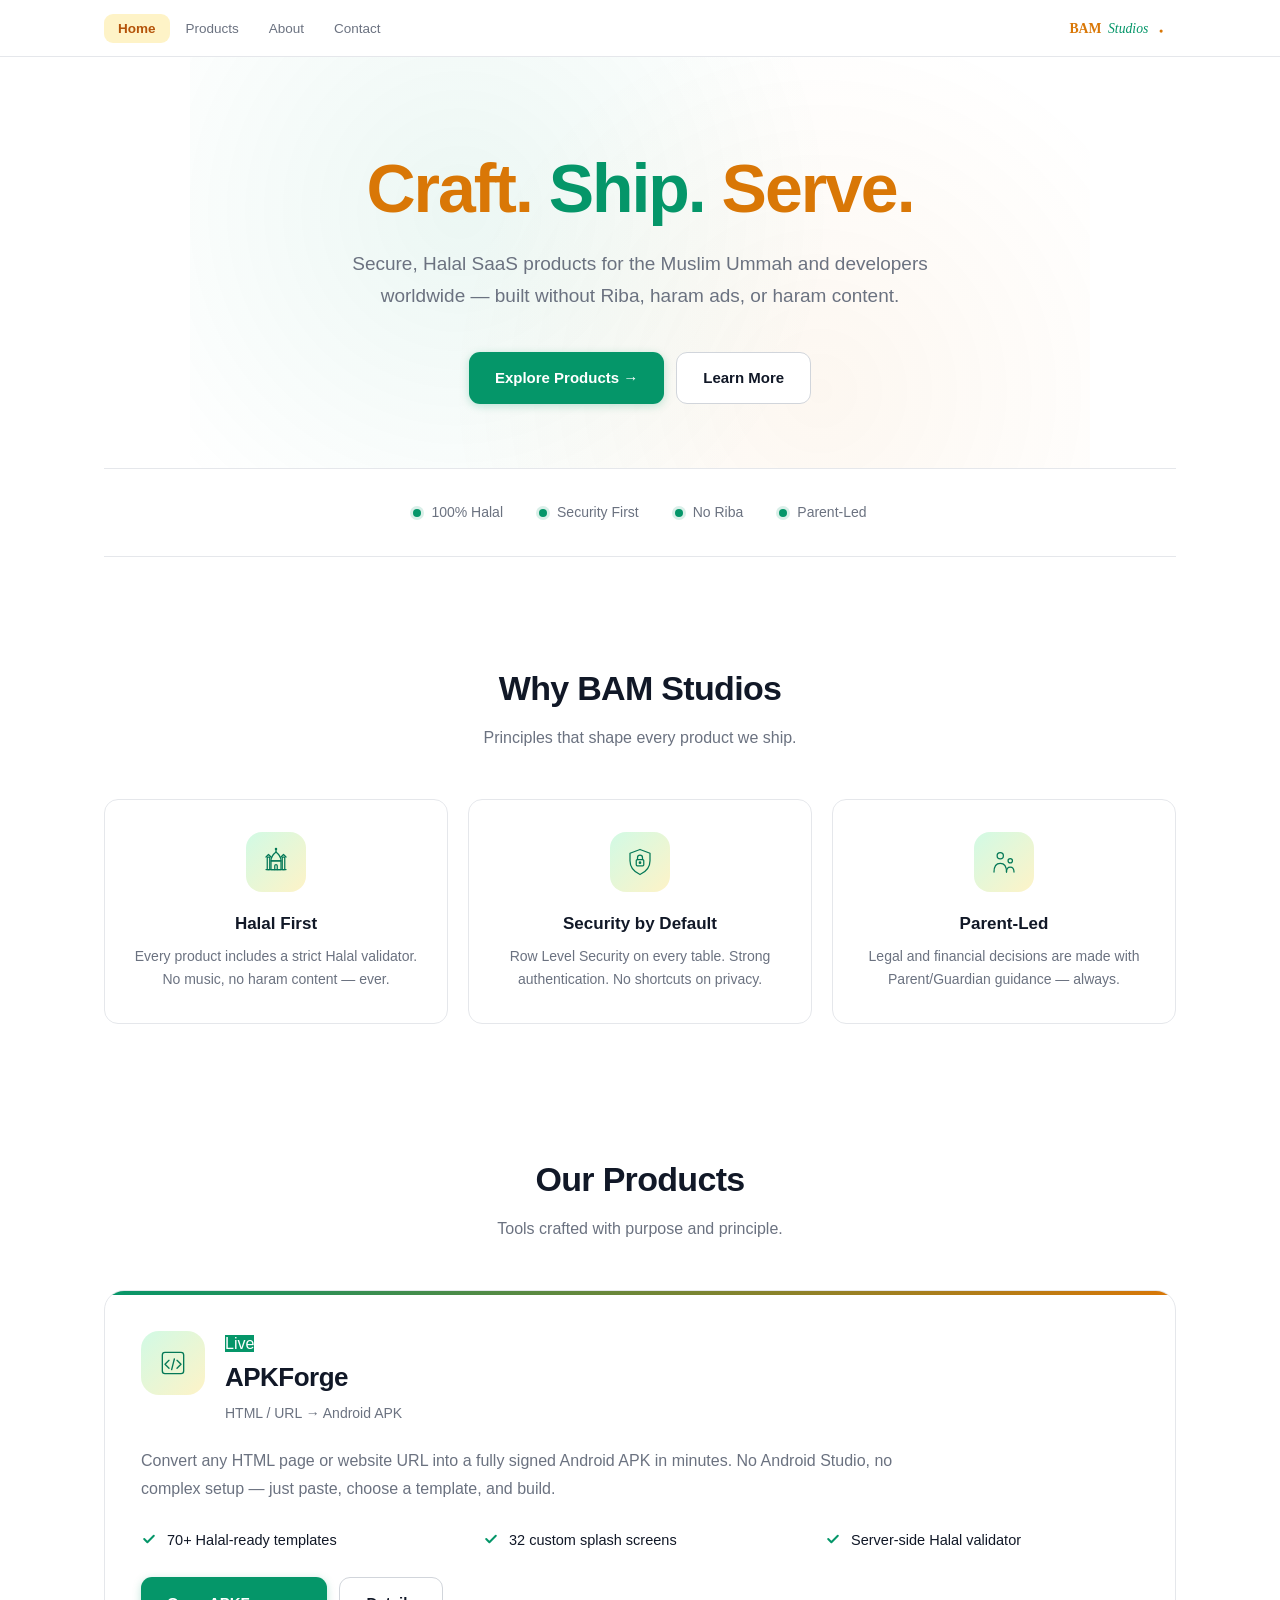
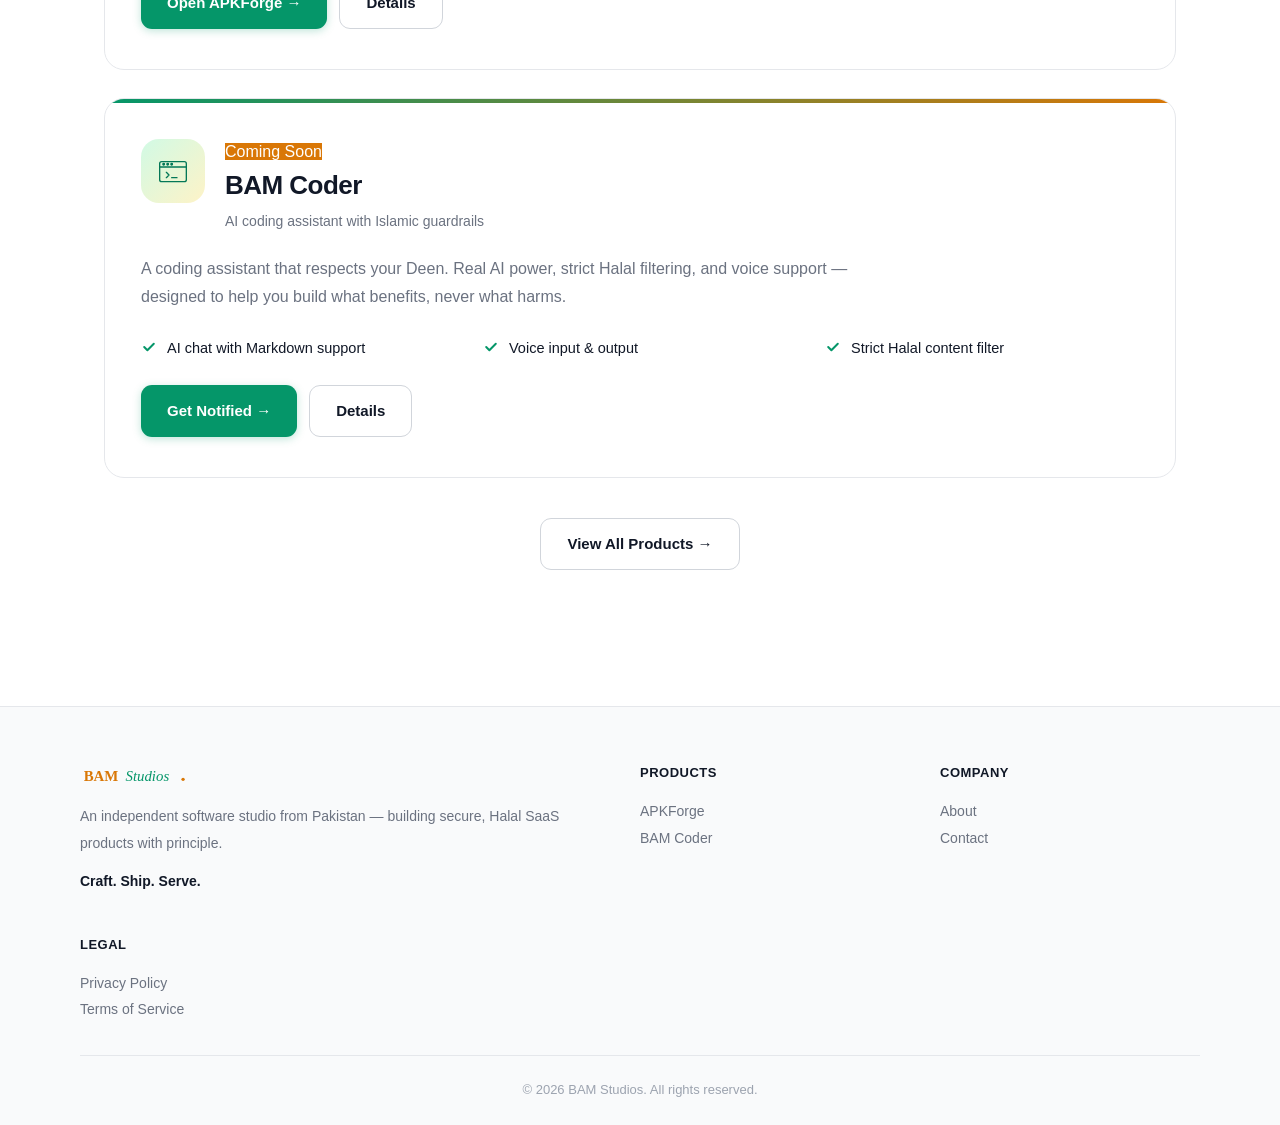
<file: index.html>
<!DOCTYPE html>
<html lang="en">
<head>
  <meta charset="UTF-8">
  <meta name="viewport" content="width=device-width, initial-scale=1.0">

  <!-- Primary SEO -->
  <title>BAM Studios — Craft. Ship. Serve. | Halal SaaS Products</title>
  <meta name="description" content="BAM Studios builds secure, Halal SaaS products for the Muslim Ummah and developers. APKForge (HTML/URL to Android APK) is live. BAM Coder coming soon.">
  <meta name="keywords" content="BAM Studios, APKForge, BAM Coder, Halal SaaS, Islamic apps, HTML to APK, Pakistan software studio">
  <meta name="author" content="Burhan Ahmad Mughal">
  <link rel="canonical" href="https://bam-studios-website.pages.dev/">

  <!-- Open Graph (Facebook, WhatsApp, LinkedIn) -->
  <meta property="og:type" content="website">
  <meta property="og:url" content="https://bam-studios-website.pages.dev/">
  <meta property="og:title" content="BAM Studios — Craft. Ship. Serve.">
  <meta property="og:description" content="Secure, Halal SaaS products for the Muslim Ummah and developers. APKForge live now.">
  <meta property="og:image" content="https://bam-studios-website.pages.dev/og-image.png">
  <meta property="og:image:width" content="1200">
  <meta property="og:image:height" content="630">
  <meta property="og:site_name" content="BAM Studios">

  <!-- Twitter Card -->
  <meta name="twitter:card" content="summary_large_image">
  <meta name="twitter:title" content="BAM Studios — Craft. Ship. Serve.">
  <meta name="twitter:description" content="Secure, Halal SaaS products for the Muslim Ummah and developers.">
  <meta name="twitter:image" content="https://bam-studios-website.pages.dev/og-image.png">

  <!-- Theme color -->
  <meta name="theme-color" content="#059669">

  <link rel="stylesheet" href="style.css">
  <link rel="icon" type="image/svg+xml" href="favicon.svg">
  <link rel="apple-touch-icon" href="favicon.svg">
  <meta name="theme-color" content="#059669">
</head>
<body>

  <header class="site-header">
    <nav class="nav">
      <ul class="nav-links">
        <li><a href="index.html" class="active">Home</a></li>
        <li><a href="products.html">Products</a></li>
        <li><a href="about.html">About</a></li>
        <li><a href="contact.html">Contact</a></li>
      </ul>
      <a href="index.html" class="logo" aria-label="BAM Studios home">
        <svg viewBox="0 0 640 140" xmlns="http://www.w3.org/2000/svg" aria-hidden="true">
          <text x="20" y="98" font-family="Georgia, 'Times New Roman', serif" font-size="80" font-weight="bold" fill="#d97706">BAM</text>
          <text x="245" y="98" font-family="Georgia, 'Times New Roman', serif" font-size="80" font-style="italic" fill="#059669">Studios</text>
          <circle cx="555" cy="88" r="9" fill="#d97706"/>
        </svg>
      </a>
    </nav>
  </header>

  <main>

    <!-- HERO -->
    <section class="hero">
      <h1>
        <span class="accent-gold">Craft.</span>
        <span class="accent-emerald">Ship.</span>
        <span class="accent-gold">Serve.</span>
      </h1>
      <p class="tagline">
        Secure, Halal SaaS products for the Muslim Ummah and developers worldwide —
        built without Riba, haram ads, or haram content.
      </p>
      <div class="hero-actions">
        <a href="products.html" class="btn btn-primary">Explore Products →</a>
        <a href="about.html" class="btn btn-outline">Learn More</a>
      </div>
    </section>

    <!-- TRUST ROW -->
    <div class="trust-row">
      <div class="trust-item"><span class="dot"></span> 100% Halal</div>
      <div class="trust-item"><span class="dot"></span> Security First</div>
      <div class="trust-item"><span class="dot"></span> No Riba</div>
      <div class="trust-item"><span class="dot"></span> Parent-Led</div>
    </div>

    <!-- FEATURES (Pure SVG icons) -->
    <section class="section">
      <h2 class="section-title text-center">Why BAM Studios</h2>
      <p class="section-subtitle text-center">Principles that shape every product we ship.</p>

      <div class="features">

        <div class="feature">
          <div class="feature-icon">
            <svg viewBox="0 0 48 48" width="30" height="30" fill="none" stroke="currentColor" stroke-width="2" stroke-linecap="round" stroke-linejoin="round" aria-hidden="true">
              <!-- Mosque: dome + minarets -->
              <path d="M24 8 C19 12 16 18 16 22 L32 22 C32 18 29 12 24 8 Z"/>
              <rect x="16" y="22" width="16" height="14"/>
              <rect x="10" y="16" width="4" height="20" rx="1"/>
              <rect x="34" y="16" width="4" height="20" rx="1"/>
              <path d="M8 16 L12 12 L16 16"/>
              <path d="M32 16 L36 12 L40 16"/>
              <line x1="24" y1="4" x2="24" y2="8"/>
              <circle cx="24" cy="3" r="1" fill="currentColor"/>
              <path d="M22 36 L22 30 C22 28.9 22.9 28 24 28 C25.1 28 26 28.9 26 30 L26 36"/>
              <line x1="8" y1="36" x2="40" y2="36"/>
            </svg>
          </div>
          <h3>Halal First</h3>
          <p>Every product includes a strict Halal validator. No music, no haram content — ever.</p>
        </div>

        <div class="feature">
          <div class="feature-icon">
            <svg viewBox="0 0 48 48" width="30" height="30" fill="none" stroke="currentColor" stroke-width="2" stroke-linecap="round" stroke-linejoin="round" aria-hidden="true">
              <!-- Shield with lock -->
              <path d="M24 4 L8 10 L8 22 C8 32 15 40 24 44 C33 40 40 32 40 22 L40 10 Z"/>
              <rect x="18" y="20" width="12" height="10" rx="1.5"/>
              <path d="M20 20 V17 C20 15 21 13 24 13 C27 13 28 15 28 17 V20"/>
              <circle cx="24" cy="25" r="1.2" fill="currentColor"/>
            </svg>
          </div>
          <h3>Security by Default</h3>
          <p>Row Level Security on every table. Strong authentication. No shortcuts on privacy.</p>
        </div>

        <div class="feature">
          <div class="feature-icon">
            <svg viewBox="0 0 48 48" width="30" height="30" fill="none" stroke="currentColor" stroke-width="2" stroke-linecap="round" stroke-linejoin="round" aria-hidden="true">
              <!-- Parent + child -->
              <circle cx="18" cy="14" r="5"/>
              <path d="M8 40 C8 30 12 26 18 26 C24 26 28 30 28 40"/>
              <circle cx="34" cy="22" r="3.5"/>
              <path d="M28 40 C28 34 30 32 34 32 C38 32 40 34 40 40"/>
            </svg>
          </div>
          <h3>Parent-Led</h3>
          <p>Legal and financial decisions are made with Parent/Guardian guidance — always.</p>
        </div>

      </div>
    </section>

    <!-- PRODUCTS (matched to products page) -->
    <section class="section">
      <h2 class="section-title text-center">Our Products</h2>
      <p class="section-subtitle text-center">Tools crafted with purpose and principle.</p>

      <!-- APKForge -->
      <div class="product-showcase">
        <div class="product-header">
          <div class="product-icon">
            <svg viewBox="0 0 48 48" width="32" height="32" fill="none" stroke="currentColor" stroke-width="2" stroke-linecap="round" stroke-linejoin="round" aria-hidden="true">
              <rect x="8" y="8" width="32" height="32" rx="4"/>
              <path d="M18 20 L12 26 L18 32"/>
              <path d="M30 20 L36 26 L30 32"/>
              <line x1="26" y1="18" x2="22" y2="34"/>
            </svg>
          </div>
          <div class="product-title-area">
            <span class="badge badge-live">Live</span>
            <h2>APKForge</h2>
            <div class="product-subtitle">HTML / URL → Android APK</div>
          </div>
        </div>

        <p class="product-desc">
          Convert any HTML page or website URL into a fully signed Android APK in minutes.
          No Android Studio, no complex setup — just paste, choose a template, and build.
        </p>

        <ul class="feature-list">
          <li>
            <svg viewBox="0 0 20 20" width="16" height="16" fill="none" stroke="currentColor" stroke-width="2.5" stroke-linecap="round" stroke-linejoin="round" aria-hidden="true"><polyline points="4,10 8,14 16,6"/></svg>
            70+ Halal-ready templates
          </li>
          <li>
            <svg viewBox="0 0 20 20" width="16" height="16" fill="none" stroke="currentColor" stroke-width="2.5" stroke-linecap="round" stroke-linejoin="round" aria-hidden="true"><polyline points="4,10 8,14 16,6"/></svg>
            32 custom splash screens
          </li>
          <li>
            <svg viewBox="0 0 20 20" width="16" height="16" fill="none" stroke="currentColor" stroke-width="2.5" stroke-linecap="round" stroke-linejoin="round" aria-hidden="true"><polyline points="4,10 8,14 16,6"/></svg>
            Server-side Halal validator
          </li>
        </ul>

        <div class="hero-actions" style="justify-content: flex-start;">
          <a href="https://apk-builder-eosin.vercel.app" target="_blank" rel="noopener" class="btn btn-primary">
            Open APKForge →
          </a>
          <a href="products.html" class="btn btn-outline">Details</a>
        </div>
      </div>

      <!-- BAM Coder -->
      <div class="product-showcase">
        <div class="product-header">
          <div class="product-icon">
            <svg viewBox="0 0 48 48" width="32" height="32" fill="none" stroke="currentColor" stroke-width="2" stroke-linecap="round" stroke-linejoin="round" aria-hidden="true">
              <rect x="4" y="10" width="40" height="30" rx="3"/>
              <line x1="4" y1="18" x2="44" y2="18"/>
              <circle cx="10" cy="14" r="1.2" fill="currentColor"/>
              <circle cx="16" cy="14" r="1.2" fill="currentColor"/>
              <circle cx="22" cy="14" r="1.2" fill="currentColor"/>
              <path d="M14 26 L18 30 L14 34"/>
              <line x1="22" y1="34" x2="30" y2="34"/>
            </svg>
          </div>
          <div class="product-title-area">
            <span class="badge badge-soon">Coming Soon</span>
            <h2>BAM Coder</h2>
            <div class="product-subtitle">AI coding assistant with Islamic guardrails</div>
          </div>
        </div>

        <p class="product-desc">
          A coding assistant that respects your Deen. Real AI power, strict Halal filtering,
          and voice support — designed to help you build what benefits, never what harms.
        </p>

        <ul class="feature-list">
          <li>
            <svg viewBox="0 0 20 20" width="16" height="16" fill="none" stroke="currentColor" stroke-width="2.5" stroke-linecap="round" stroke-linejoin="round" aria-hidden="true"><polyline points="4,10 8,14 16,6"/></svg>
            AI chat with Markdown support
          </li>
          <li>
            <svg viewBox="0 0 20 20" width="16" height="16" fill="none" stroke="currentColor" stroke-width="2.5" stroke-linecap="round" stroke-linejoin="round" aria-hidden="true"><polyline points="4,10 8,14 16,6"/></svg>
            Voice input &amp; output
          </li>
          <li>
            <svg viewBox="0 0 20 20" width="16" height="16" fill="none" stroke="currentColor" stroke-width="2.5" stroke-linecap="round" stroke-linejoin="round" aria-hidden="true"><polyline points="4,10 8,14 16,6"/></svg>
            Strict Halal content filter
          </li>
        </ul>

        <div class="hero-actions" style="justify-content: flex-start;">
          <a href="contact.html" class="btn btn-primary">
            Get Notified →
          </a>
          <a href="products.html" class="btn btn-outline">Details</a>
        </div>
      </div>

      <div style="text-align: center; margin-top: 40px;">
        <a href="products.html" class="btn btn-outline">
          View All Products →
        </a>
      </div>
    </section>

  </main>

  <footer class="site-footer">
    <div class="footer-grid">
      <div class="footer-col">
        <svg class="footer-brand-logo" viewBox="0 0 640 140" xmlns="http://www.w3.org/2000/svg" aria-hidden="true">
          <text x="20" y="98" font-family="Georgia, 'Times New Roman', serif" font-size="80" font-weight="bold" fill="#d97706">BAM</text>
          <text x="245" y="98" font-family="Georgia, 'Times New Roman', serif" font-size="80" font-style="italic" fill="#059669">Studios</text>
          <circle cx="555" cy="88" r="9" fill="#d97706"/>
        </svg>
        <p>An independent software studio from Pakistan — building secure, Halal SaaS products with principle.</p>
        <p style="margin-top: 12px;"><strong style="color: var(--text);">Craft. Ship. Serve.</strong></p>
      </div>
      <div class="footer-col">
        <h4>Products</h4>
        <ul>
          <li><a href="https://apk-builder-eosin.vercel.app" target="_blank" rel="noopener">APKForge</a></li>
          <li><a href="products.html">BAM Coder</a></li>
        </ul>
      </div>
      <div class="footer-col">
        <h4>Company</h4>
        <ul>
          <li><a href="about.html">About</a></li>
          <li><a href="contact.html">Contact</a></li>
        </ul>
      </div>
      <div class="footer-col">
        <h4>Legal</h4>
        <ul>
          <li><a href="privacy.html">Privacy Policy</a></li>
          <li><a href="terms.html">Terms of Service</a></li>
        </ul>
      </div>
    </div>
    <div class="footer-bottom">© 2026 BAM Studios. All rights reserved.</div>
  </footer>

</body>
</html>
</file>
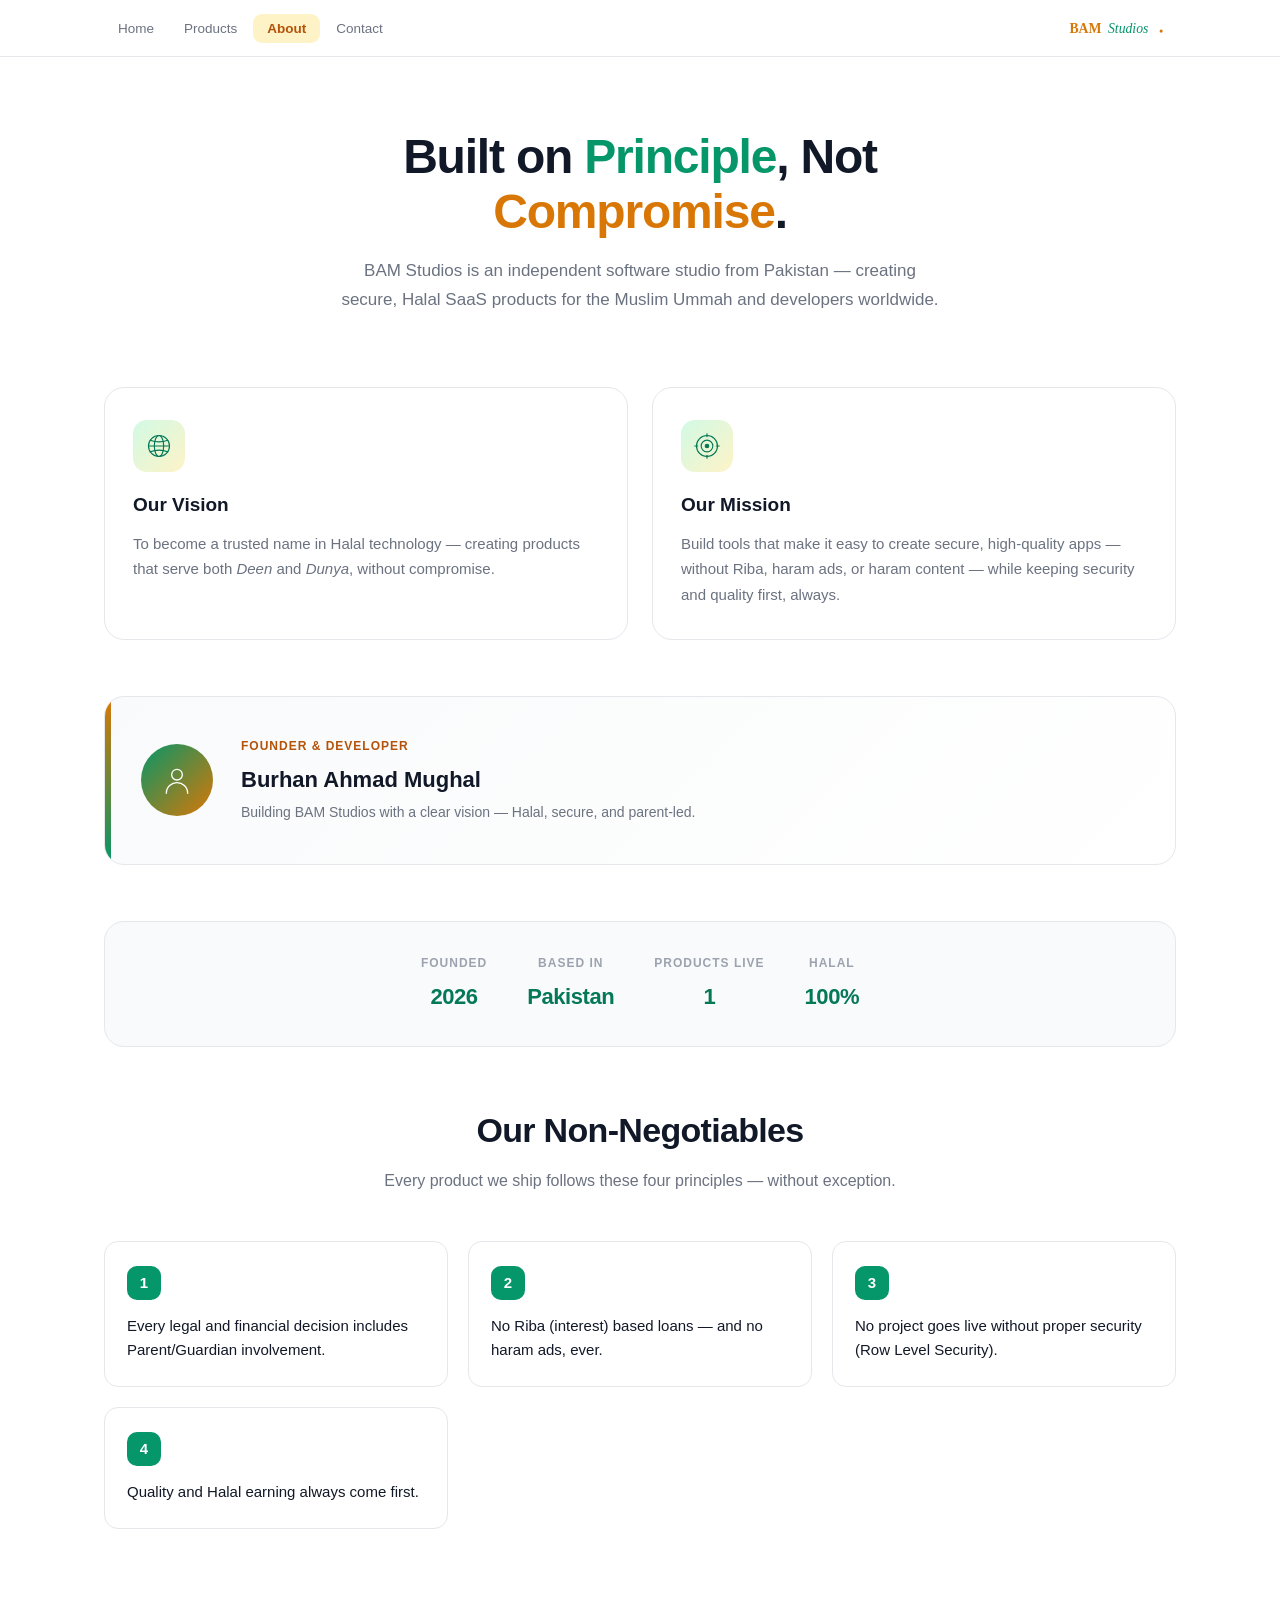
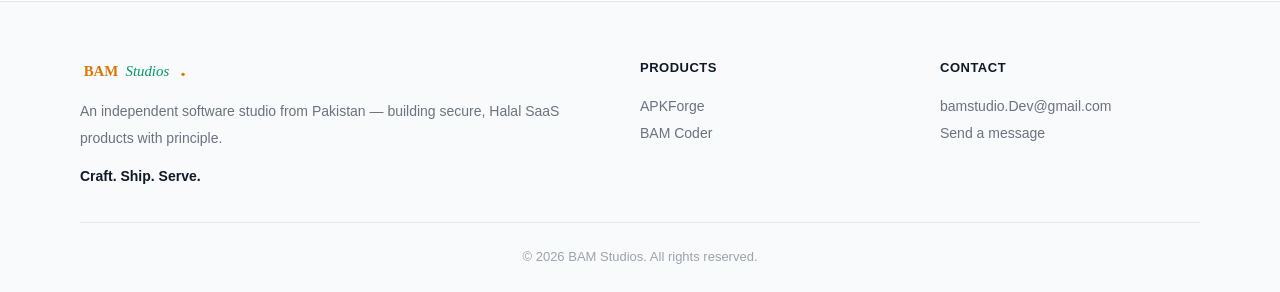
<file: about.html>
<!DOCTYPE html>
<html lang="en">
<head>
  <meta charset="UTF-8">
  <meta name="viewport" content="width=device-width, initial-scale=1.0">
  <meta name="description" content="About BAM Studios — vision, mission, founder, and principles.">
  <title>About — BAM Studios</title>
  <meta property="og:title" content="About — BAM Studios">
  <meta property="og:description" content="Built on Principle, Not Compromise. Meet the studio behind APKForge.">
  <meta property="og:image" content="https://bam-studios-website.pages.dev/og-image.png">
  <meta property="og:url" content="https://bam-studios-website.pages.dev/about.html">
  <link rel="stylesheet" href="style.css">
  <link rel="icon" type="image/svg+xml" href="favicon.svg">
  <link rel="apple-touch-icon" href="favicon.svg">
  <meta name="theme-color" content="#059669">
</head>
<body>

  <header class="site-header">
    <nav class="nav">
      <ul class="nav-links">
        <li><a href="index.html">Home</a></li>
        <li><a href="products.html">Products</a></li>
        <li><a href="about.html" class="active">About</a></li>
        <li><a href="contact.html">Contact</a></li>
      </ul>
      <a href="index.html" class="logo" aria-label="BAM Studios home">
        <svg viewBox="0 0 640 140" xmlns="http://www.w3.org/2000/svg" aria-hidden="true">
          <text x="20" y="98" font-family="Georgia, 'Times New Roman', serif" font-size="80" font-weight="bold" fill="#d97706">BAM</text>
          <text x="245" y="98" font-family="Georgia, 'Times New Roman', serif" font-size="80" font-style="italic" fill="#059669">Studios</text>
          <circle cx="555" cy="88" r="9" fill="#d97706"/>
        </svg>
      </a>
    </nav>
  </header>

  <main>

    <!-- HERO -->
    <section class="about-hero">
      <h1>
        Built on <span class="accent-emerald">Principle</span>,
        Not <span class="accent-gold">Compromise</span>.
      </h1>
      <p>
        BAM Studios is an independent software studio from Pakistan —
        creating secure, Halal SaaS products for the Muslim Ummah
        and developers worldwide.
      </p>
    </section>

    <!-- VISION + MISSION (Pure SVG) -->
    <div class="pillars">

      <div class="pillar">
        <div class="pillar-icon">
          <svg viewBox="0 0 48 48" width="28" height="28" fill="none" stroke="currentColor" stroke-width="2" stroke-linecap="round" stroke-linejoin="round" aria-hidden="true">
            <circle cx="24" cy="24" r="18"/>
            <ellipse cx="24" cy="24" rx="8" ry="18"/>
            <line x1="6" y1="24" x2="42" y2="24"/>
            <path d="M9 14 Q24 20 39 14"/>
            <path d="M9 34 Q24 28 39 34"/>
          </svg>
        </div>
        <h3>Our Vision</h3>
        <p>
          To become a trusted name in Halal technology — creating products
          that serve both <em>Deen</em> and <em>Dunya</em>, without compromise.
        </p>
      </div>

      <div class="pillar">
        <div class="pillar-icon">
          <svg viewBox="0 0 48 48" width="28" height="28" fill="none" stroke="currentColor" stroke-width="2" stroke-linecap="round" stroke-linejoin="round" aria-hidden="true">
            <circle cx="24" cy="24" r="18"/>
            <circle cx="24" cy="24" r="10"/>
            <circle cx="24" cy="24" r="3" fill="currentColor"/>
            <line x1="24" y1="3" x2="24" y2="8"/>
            <line x1="24" y1="40" x2="24" y2="45"/>
            <line x1="3" y1="24" x2="8" y2="24"/>
            <line x1="40" y1="24" x2="45" y2="24"/>
          </svg>
        </div>
        <h3>Our Mission</h3>
        <p>
          Build tools that make it easy to create secure, high-quality apps —
          without Riba, haram ads, or haram content — while keeping security
          and quality first, always.
        </p>
      </div>

    </div>

    <!-- FOUNDER -->
    <div class="founder-card">
      <div class="founder-avatar">
        <svg viewBox="0 0 48 48" width="32" height="32" fill="none" stroke="currentColor" stroke-width="2" stroke-linecap="round" stroke-linejoin="round" aria-hidden="true">
          <circle cx="24" cy="16" r="8"/>
          <path d="M8 44 C8 34 16 28 24 28 C32 28 40 34 40 44"/>
        </svg>
      </div>
      <div class="founder-info">
        <div class="role">Founder &amp; Developer</div>
        <h3>Burhan Ahmad Mughal</h3>
        <p>Building BAM Studios with a clear vision — Halal, secure, and parent-led.</p>
      </div>
    </div>

    <!-- VALUES STRIP -->
    <div class="values-strip">
      <div class="value-item">
        <div class="label">Founded</div>
        <div class="val">2026</div>
      </div>
      <div class="value-item">
        <div class="label">Based in</div>
        <div class="val">Pakistan</div>
      </div>
      <div class="value-item">
        <div class="label">Products Live</div>
        <div class="val">1</div>
      </div>
      <div class="value-item">
        <div class="label">Halal</div>
        <div class="val">100%</div>
      </div>
    </div>

    <!-- NON-NEGOTIABLES -->
    <section>
      <h2 class="section-title text-center">Our Non-Negotiables</h2>
      <p class="section-subtitle text-center">
        Every product we ship follows these four principles — without exception.
      </p>

      <div class="negotiables">

        <div class="negotiable">
          <div class="negotiable-number">1</div>
          <p>Every legal and financial decision includes Parent/Guardian involvement.</p>
        </div>

        <div class="negotiable">
          <div class="negotiable-number">2</div>
          <p>No Riba (interest) based loans — and no haram ads, ever.</p>
        </div>

        <div class="negotiable">
          <div class="negotiable-number">3</div>
          <p>No project goes live without proper security (Row Level Security).</p>
        </div>

        <div class="negotiable">
          <div class="negotiable-number">4</div>
          <p>Quality and Halal earning always come first.</p>
        </div>

      </div>
    </section>

  </main>

  <footer class="site-footer">
    <div class="footer-grid">
      <div class="footer-col">
        <svg class="footer-brand-logo" viewBox="0 0 640 140" xmlns="http://www.w3.org/2000/svg" aria-hidden="true">
          <text x="20" y="98" font-family="Georgia, 'Times New Roman', serif" font-size="80" font-weight="bold" fill="#d97706">BAM</text>
          <text x="245" y="98" font-family="Georgia, 'Times New Roman', serif" font-size="80" font-style="italic" fill="#059669">Studios</text>
          <circle cx="555" cy="88" r="9" fill="#d97706"/>
        </svg>
        <p>An independent software studio from Pakistan — building secure, Halal SaaS products with principle.</p>
        <p style="margin-top: 12px;"><strong style="color: var(--text);">Craft. Ship. Serve.</strong></p>
      </div>
      <div class="footer-col">
        <h4>Products</h4>
        <ul>
          <li><a href="https://apk-builder-eosin.vercel.app" target="_blank" rel="noopener">APKForge</a></li>
          <li><a href="products.html">BAM Coder</a></li>
        </ul>
      </div>
      <div class="footer-col">
        <h4>Contact</h4>
        <ul>
          <li><a href="mailto:bamstudio.Dev@gmail.com">bamstudio.Dev@gmail.com</a></li>
          <li><a href="contact.html">Send a message</a></li>
        </ul>
      </div>
    </div>
    <div class="footer-bottom">© 2026 BAM Studios. All rights reserved.</div>
  </footer>

</body>
</html>
</file>
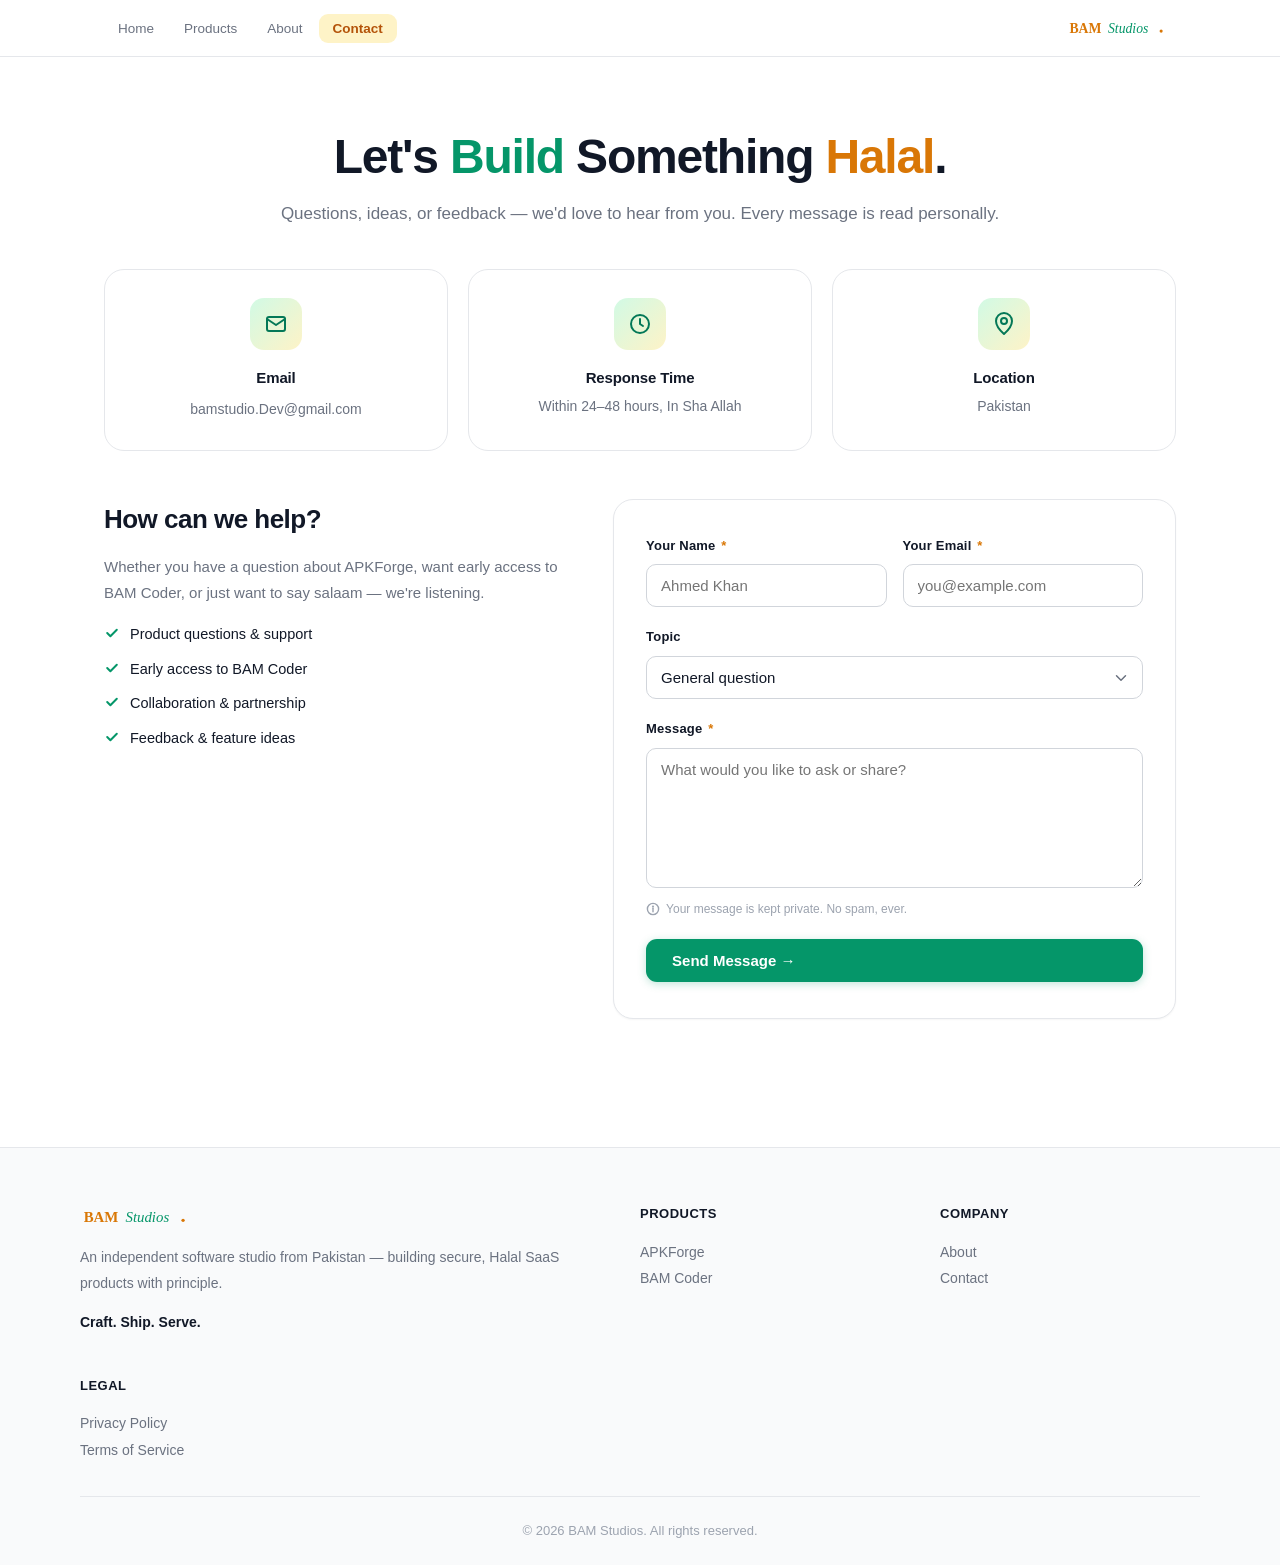
<file: contact.html>
<!DOCTYPE html>
<html lang="en">
<head>
  <meta charset="UTF-8">
  <meta name="viewport" content="width=device-width, initial-scale=1.0">
  <meta name="description" content="Contact BAM Studios — reach out for questions, ideas, or feedback.">
  <title>Contact — BAM Studios</title>
  <meta property="og:title" content="Contact — BAM Studios">
  <meta property="og:description" content="Get in touch with BAM Studios — questions, feedback, or partnership.">
  <meta property="og:image" content="https://bam-studios-website.pages.dev/og-image.png">
  <meta property="og:url" content="https://bam-studios-website.pages.dev/contact.html">
  <link rel="stylesheet" href="style.css">
  <link rel="icon" type="image/svg+xml" href="favicon.svg">
  <link rel="apple-touch-icon" href="favicon.svg">
  <meta name="theme-color" content="#059669">
</head>
<body>

  <header class="site-header">
    <nav class="nav">
      <ul class="nav-links">
        <li><a href="index.html">Home</a></li>
        <li><a href="products.html">Products</a></li>
        <li><a href="about.html">About</a></li>
        <li><a href="contact.html" class="active">Contact</a></li>
      </ul>
      <a href="index.html" class="logo" aria-label="BAM Studios home">
        <svg viewBox="0 0 640 140" xmlns="http://www.w3.org/2000/svg" aria-hidden="true">
          <text x="20" y="98" font-family="Georgia, 'Times New Roman', serif" font-size="80" font-weight="bold" fill="#d97706">BAM</text>
          <text x="245" y="98" font-family="Georgia, 'Times New Roman', serif" font-size="80" font-style="italic" fill="#059669">Studios</text>
          <circle cx="555" cy="88" r="9" fill="#d97706"/>
        </svg>
      </a>
    </nav>
  </header>

  <main>

    <section class="contact-hero">
      <h1>
        Let's <span class="accent-emerald">Build</span>
        Something <span class="accent-gold">Halal</span>.
      </h1>
      <p>
        Questions, ideas, or feedback — we'd love to hear from you.
        Every message is read personally.
      </p>
    </section>

    <div class="contact-cards">

      <div class="contact-card">
        <div class="contact-icon">
          <svg viewBox="0 0 24 24" width="24" height="24" fill="none" stroke="currentColor" stroke-width="2" stroke-linecap="round" stroke-linejoin="round" aria-hidden="true">
            <rect x="3" y="5" width="18" height="14" rx="2"/>
            <polyline points="3 7 12 13 21 7"/>
          </svg>
        </div>
        <h3>Email</h3>
        <a href="mailto:bamstudio.Dev@gmail.com">bamstudio.Dev@gmail.com</a>
      </div>

      <div class="contact-card">
        <div class="contact-icon">
          <svg viewBox="0 0 24 24" width="24" height="24" fill="none" stroke="currentColor" stroke-width="2" stroke-linecap="round" stroke-linejoin="round" aria-hidden="true">
            <circle cx="12" cy="12" r="9"/>
            <polyline points="12 7 12 12 15 14"/>
          </svg>
        </div>
        <h3>Response Time</h3>
        <p>Within 24–48 hours, In Sha Allah</p>
      </div>

      <div class="contact-card">
        <div class="contact-icon">
          <svg viewBox="0 0 24 24" width="24" height="24" fill="none" stroke="currentColor" stroke-width="2" stroke-linecap="round" stroke-linejoin="round" aria-hidden="true">
            <path d="M12 22 C12 22 4 15 4 9 A8 8 0 0 1 20 9 C20 15 12 22 12 22 Z"/>
            <circle cx="12" cy="9" r="3"/>
          </svg>
        </div>
        <h3>Location</h3>
        <p>Pakistan</p>
      </div>

    </div>

    <div class="contact-main">

      <div class="contact-side">
        <h2>How can we help?</h2>
        <p>
          Whether you have a question about APKForge, want early access to BAM Coder,
          or just want to say salaam — we're listening.
        </p>
        <ul class="contact-reasons">
          <li>
            <svg viewBox="0 0 20 20" width="16" height="16" fill="none" stroke="currentColor" stroke-width="2.5" stroke-linecap="round" stroke-linejoin="round" aria-hidden="true"><polyline points="4,10 8,14 16,6"/></svg>
            Product questions &amp; support
          </li>
          <li>
            <svg viewBox="0 0 20 20" width="16" height="16" fill="none" stroke="currentColor" stroke-width="2.5" stroke-linecap="round" stroke-linejoin="round" aria-hidden="true"><polyline points="4,10 8,14 16,6"/></svg>
            Early access to BAM Coder
          </li>
          <li>
            <svg viewBox="0 0 20 20" width="16" height="16" fill="none" stroke="currentColor" stroke-width="2.5" stroke-linecap="round" stroke-linejoin="round" aria-hidden="true"><polyline points="4,10 8,14 16,6"/></svg>
            Collaboration &amp; partnership
          </li>
          <li>
            <svg viewBox="0 0 20 20" width="16" height="16" fill="none" stroke="currentColor" stroke-width="2.5" stroke-linecap="round" stroke-linejoin="round" aria-hidden="true"><polyline points="4,10 8,14 16,6"/></svg>
            Feedback &amp; feature ideas
          </li>
        </ul>
      </div>

      <form id="contactForm" class="contact-form-v2" novalidate>

        <div id="formStatus" class="form-status" role="alert" aria-live="polite"></div>

        <div class="form-row">
          <div class="form-group">
            <label for="name">Your Name <span class="required">*</span></label>
            <input type="text" id="name" name="name" placeholder="Ahmed Khan" required>
          </div>
          <div class="form-group">
            <label for="email">Your Email <span class="required">*</span></label>
            <input type="email" id="email" name="email" placeholder="you@example.com" required>
          </div>
        </div>

        <div class="form-group">
          <label for="topic">Topic</label>
          <select id="topic" name="topic">
            <option value="general">General question</option>
            <option value="apkforge">APKForge support</option>
            <option value="bamcoder">BAM Coder early access</option>
            <option value="partnership">Collaboration / partnership</option>
            <option value="feedback">Feedback</option>
          </select>
        </div>

        <div class="form-group">
          <label for="message">Message <span class="required">*</span></label>
          <textarea id="message" name="message" placeholder="What would you like to ask or share?" required></textarea>
          <div class="form-note">
            <svg viewBox="0 0 20 20" width="14" height="14" fill="none" stroke="currentColor" stroke-width="2" stroke-linecap="round" stroke-linejoin="round" aria-hidden="true"><circle cx="10" cy="10" r="8"/><line x1="10" y1="9" x2="10" y2="14"/><circle cx="10" cy="6.5" r="0.6" fill="currentColor"/></svg>
            Your message is kept private. No spam, ever.
          </div>
        </div>

        <button type="submit" id="submitBtn" class="btn btn-primary" style="width: 100%;">
          <span id="btnText">Send Message →</span>
          <span id="btnLoading" style="display: none;">Sending...</span>
        </button>

      </form>

    </div>

  </main>

  <footer class="site-footer">
    <div class="footer-grid">
      <div class="footer-col">
        <svg class="footer-brand-logo" viewBox="0 0 640 140" xmlns="http://www.w3.org/2000/svg" aria-hidden="true">
          <text x="20" y="98" font-family="Georgia, 'Times New Roman', serif" font-size="80" font-weight="bold" fill="#d97706">BAM</text>
          <text x="245" y="98" font-family="Georgia, 'Times New Roman', serif" font-size="80" font-style="italic" fill="#059669">Studios</text>
          <circle cx="555" cy="88" r="9" fill="#d97706"/>
        </svg>
        <p>An independent software studio from Pakistan — building secure, Halal SaaS products with principle.</p>
        <p style="margin-top: 12px;"><strong style="color: var(--text);">Craft. Ship. Serve.</strong></p>
      </div>
      <div class="footer-col">
        <h4>Products</h4>
        <ul>
          <li><a href="https://apk-builder-eosin.vercel.app" target="_blank" rel="noopener">APKForge</a></li>
          <li><a href="products.html">BAM Coder</a></li>
        </ul>
      </div>
      <div class="footer-col">
        <h4>Company</h4>
        <ul>
          <li><a href="about.html">About</a></li>
          <li><a href="contact.html">Contact</a></li>
        </ul>
      </div>
      <div class="footer-col">
        <h4>Legal</h4>
        <ul>
          <li><a href="privacy.html">Privacy Policy</a></li>
          <li><a href="terms.html">Terms of Service</a></li>
        </ul>
      </div>
    </div>
    <div class="footer-bottom">© 2026 BAM Studios. All rights reserved.</div>
  </footer>

  <script>
    const WORKER_URL = 'https://bam-studios-contact.buisch2314.workers.dev';
    const form = document.getElementById('contactForm');
    const status = document.getElementById('formStatus');
    const submitBtn = document.getElementById('submitBtn');
    const btnText = document.getElementById('btnText');
    const btnLoading = document.getElementById('btnLoading');

    form.addEventListener('submit', async (e) => {
      e.preventDefault();
      status.className = 'form-status';
      status.textContent = '';

      const name = form.name.value.trim();
      const email = form.email.value.trim();
      const topic = form.topic.value;
      const message = form.message.value.trim();

      if (!name || !email || !message) {
        showStatus('error', 'Please fill in all required fields.');
        return;
      }

      submitBtn.disabled = true;
      btnText.style.display = 'none';
      btnLoading.style.display = 'inline';

      try {
        const res = await fetch(WORKER_URL, {
          method: 'POST',
          headers: { 'Content-Type': 'application/json' },
          body: JSON.stringify({ name, email, topic, message }),
        });

        const data = await res.json().catch(() => ({}));

        if (res.ok && data.ok) {
          showStatus('success', 'JazakAllah Khair! Your message has been sent. We will respond within 24–48 hours, In Sha Allah.');
          form.reset();
        } else {
          showStatus('error', data.error || 'Something went wrong. Please try again or email us directly at bamstudio.Dev@gmail.com');
        }
      } catch (err) {
        showStatus('error', 'Network error. Please check your connection or email us directly at bamstudio.Dev@gmail.com');
      } finally {
        submitBtn.disabled = false;
        btnText.style.display = 'inline';
        btnLoading.style.display = 'none';
      }
    });

    function showStatus(type, text) {
      status.className = 'form-status form-status-' + type;
      status.textContent = text;
      status.scrollIntoView({ behavior: 'smooth', block: 'nearest' });
    }
  </script>

</body>
</html>
</file>
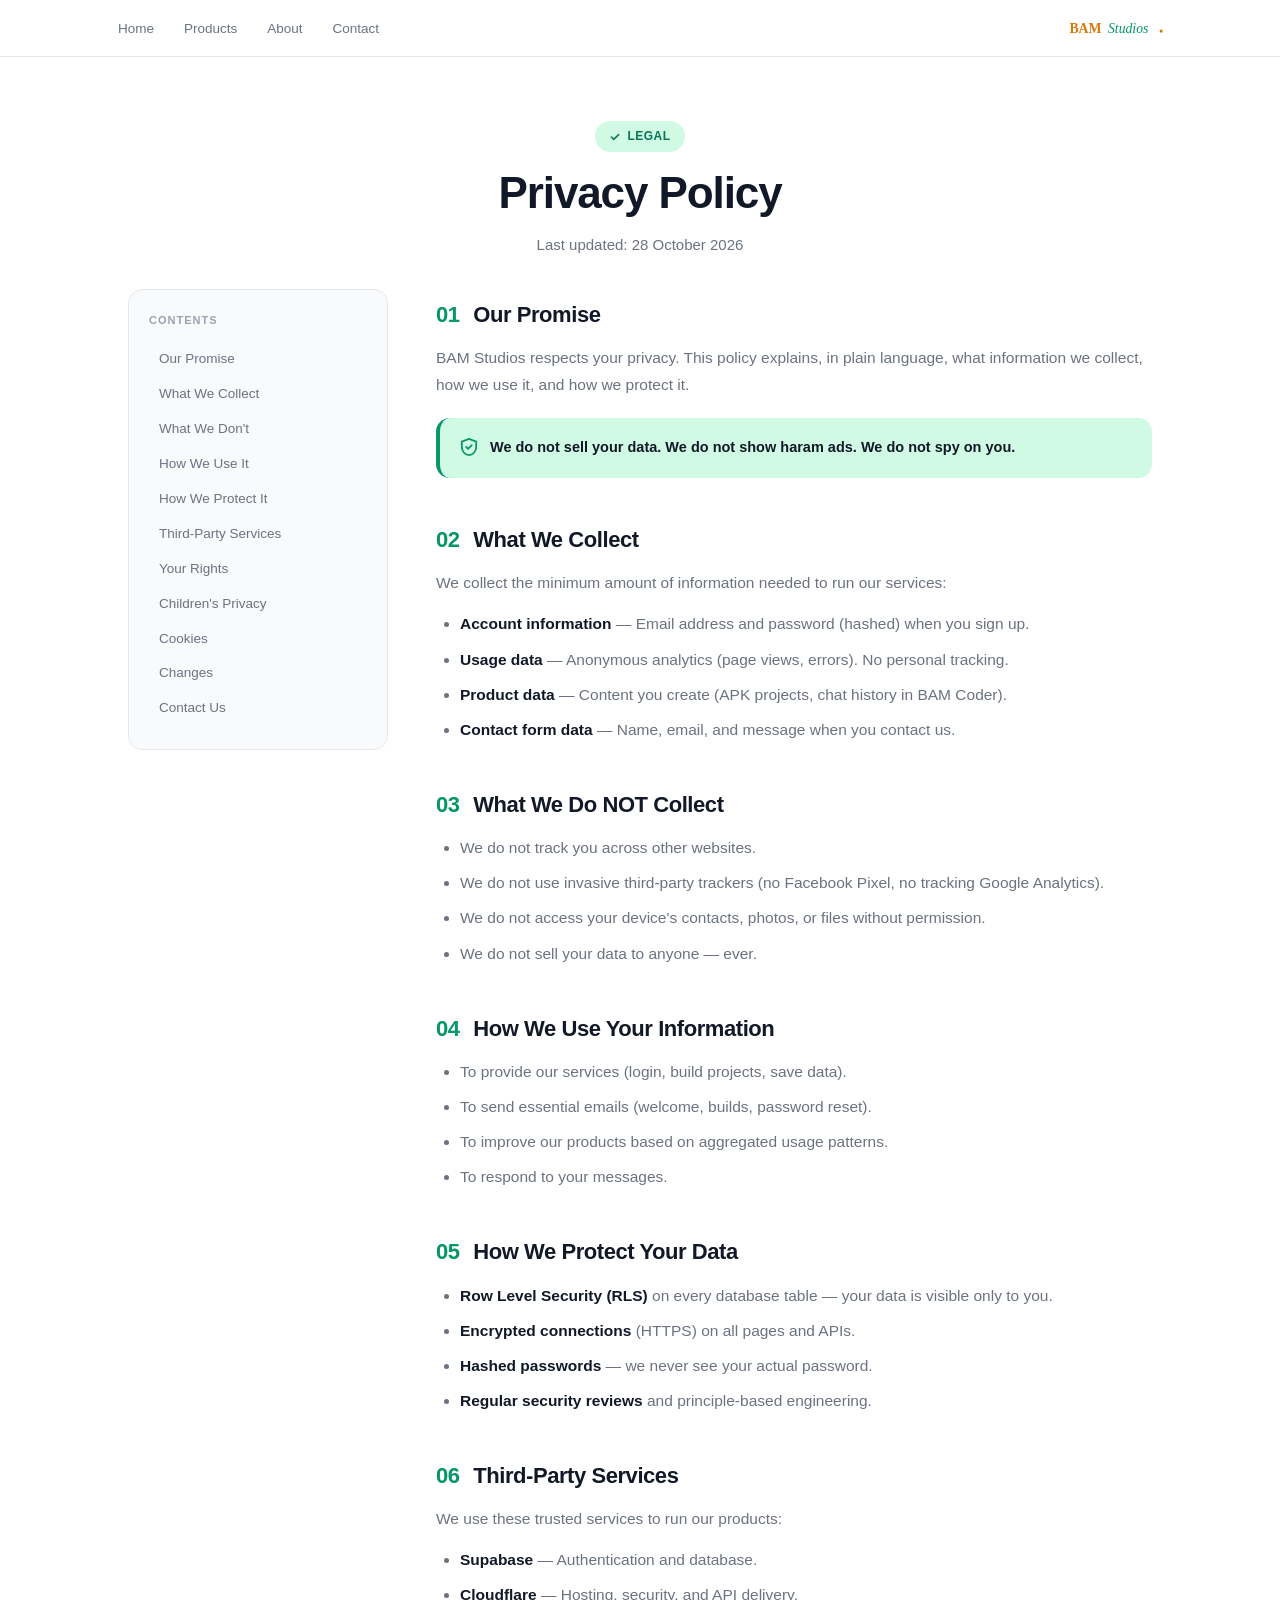
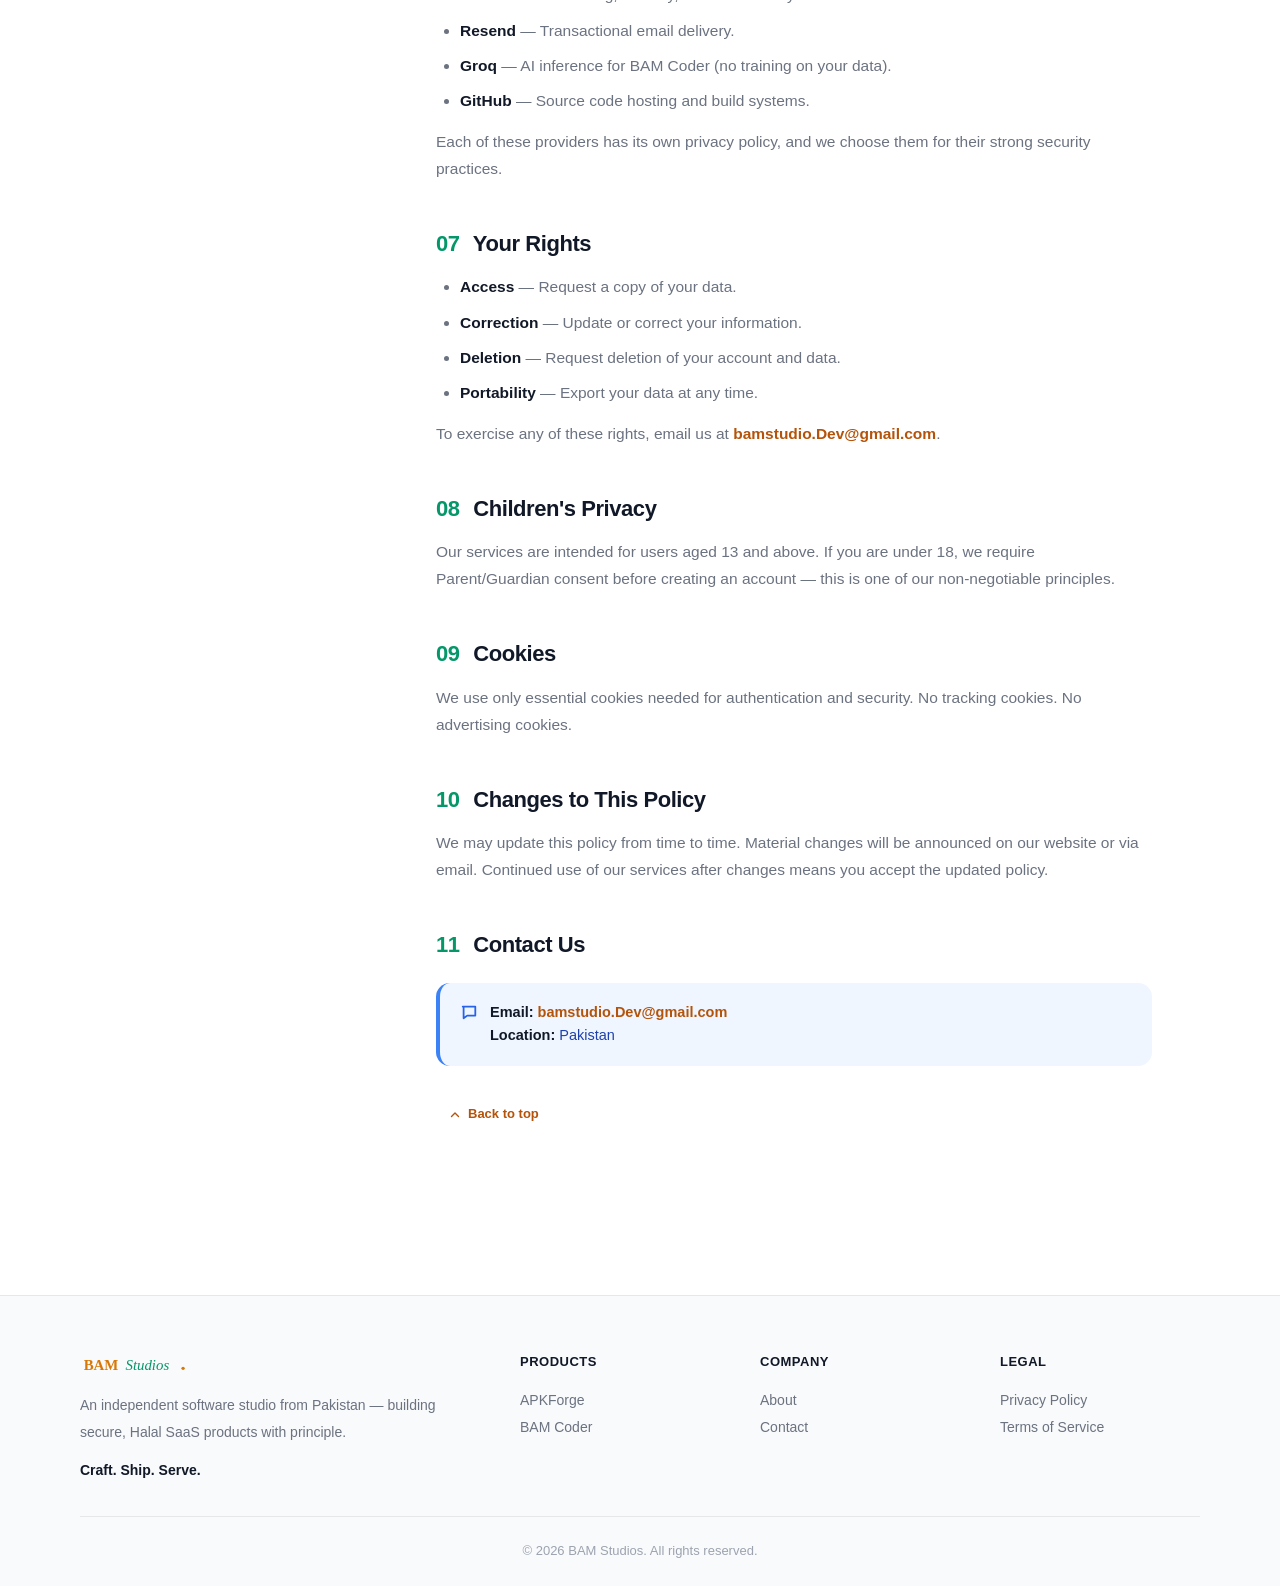
<file: privacy.html>
<!DOCTYPE html>
<html lang="en">
<head>
  <meta charset="UTF-8">
  <meta name="viewport" content="width=device-width, initial-scale=1.0">
  <meta name="description" content="BAM Studios Privacy Policy — what we collect, how we use it, and how we protect it.">
  <title>Privacy Policy — BAM Studios</title>
  <link rel="stylesheet" href="style.css">
  <link rel="icon" type="image/svg+xml" href="favicon.svg">
  <link rel="apple-touch-icon" href="favicon.svg">
  <meta name="theme-color" content="#059669">
</head>
<body>

  <header class="site-header">
    <nav class="nav">
      <ul class="nav-links">
        <li><a href="index.html">Home</a></li>
        <li><a href="products.html">Products</a></li>
        <li><a href="about.html">About</a></li>
        <li><a href="contact.html">Contact</a></li>
      </ul>
      <a href="index.html" class="logo" aria-label="BAM Studios home">
        <svg viewBox="0 0 640 140" xmlns="http://www.w3.org/2000/svg" aria-hidden="true">
          <text x="20" y="98" font-family="Georgia, 'Times New Roman', serif" font-size="80" font-weight="bold" fill="#d97706">BAM</text>
          <text x="245" y="98" font-family="Georgia, 'Times New Roman', serif" font-size="80" font-style="italic" fill="#059669">Studios</text>
          <circle cx="555" cy="88" r="9" fill="#d97706"/>
        </svg>
      </a>
    </nav>
  </header>

  <main>

    <!-- HERO -->
    <section class="legal-hero" id="top">
      <span class="legal-badge">
        <svg viewBox="0 0 20 20" width="12" height="12" fill="none" stroke="currentColor" stroke-width="2.5" stroke-linecap="round" stroke-linejoin="round" aria-hidden="true"><polyline points="4,10 8,14 16,6"/></svg>
        Legal
      </span>
      <h1>Privacy Policy</h1>
      <p>Last updated: 28 October 2026</p>
    </section>

    <div class="legal-layout">

      <!-- SIDEBAR -->
      <aside class="legal-toc">
        <h4>Contents</h4>
        <ul>
          <li><a href="#promise">Our Promise</a></li>
          <li><a href="#collect">What We Collect</a></li>
          <li><a href="#not-collect">What We Don't</a></li>
          <li><a href="#use">How We Use It</a></li>
          <li><a href="#protect">How We Protect It</a></li>
          <li><a href="#third-party">Third-Party Services</a></li>
          <li><a href="#rights">Your Rights</a></li>
          <li><a href="#children">Children's Privacy</a></li>
          <li><a href="#cookies">Cookies</a></li>
          <li><a href="#changes">Changes</a></li>
          <li><a href="#contact-us">Contact Us</a></li>
        </ul>
      </aside>

      <!-- CONTENT -->
      <article class="legal-content">

        <section id="promise">
          <h2><span class="section-num">01</span> Our Promise</h2>
          <p>
            BAM Studios respects your privacy. This policy explains, in plain language,
            what information we collect, how we use it, and how we protect it.
          </p>
          <div class="callout callout-success">
            <svg viewBox="0 0 20 20" width="18" height="18" fill="none" stroke="currentColor" stroke-width="2" stroke-linecap="round" stroke-linejoin="round" aria-hidden="true"><path d="M10 1 L18 4 V10 C18 15 14 19 10 19 C6 19 2 15 2 10 V4 Z"/><polyline points="7,10 9,12 13,8"/></svg>
            <div><strong>We do not sell your data. We do not show haram ads. We do not spy on you.</strong></div>
          </div>
        </section>

        <section id="collect">
          <h2><span class="section-num">02</span> What We Collect</h2>
          <p>We collect the minimum amount of information needed to run our services:</p>
          <ul>
            <li><strong>Account information</strong> — Email address and password (hashed) when you sign up.</li>
            <li><strong>Usage data</strong> — Anonymous analytics (page views, errors). No personal tracking.</li>
            <li><strong>Product data</strong> — Content you create (APK projects, chat history in BAM Coder).</li>
            <li><strong>Contact form data</strong> — Name, email, and message when you contact us.</li>
          </ul>
        </section>

        <section id="not-collect">
          <h2><span class="section-num">03</span> What We Do NOT Collect</h2>
          <ul>
            <li>We do not track you across other websites.</li>
            <li>We do not use invasive third-party trackers (no Facebook Pixel, no tracking Google Analytics).</li>
            <li>We do not access your device's contacts, photos, or files without permission.</li>
            <li>We do not sell your data to anyone — ever.</li>
          </ul>
        </section>

        <section id="use">
          <h2><span class="section-num">04</span> How We Use Your Information</h2>
          <ul>
            <li>To provide our services (login, build projects, save data).</li>
            <li>To send essential emails (welcome, builds, password reset).</li>
            <li>To improve our products based on aggregated usage patterns.</li>
            <li>To respond to your messages.</li>
          </ul>
        </section>

        <section id="protect">
          <h2><span class="section-num">05</span> How We Protect Your Data</h2>
          <ul>
            <li><strong>Row Level Security (RLS)</strong> on every database table — your data is visible only to you.</li>
            <li><strong>Encrypted connections</strong> (HTTPS) on all pages and APIs.</li>
            <li><strong>Hashed passwords</strong> — we never see your actual password.</li>
            <li><strong>Regular security reviews</strong> and principle-based engineering.</li>
          </ul>
        </section>

        <section id="third-party">
          <h2><span class="section-num">06</span> Third-Party Services</h2>
          <p>We use these trusted services to run our products:</p>
          <ul>
            <li><strong>Supabase</strong> — Authentication and database.</li>
            <li><strong>Cloudflare</strong> — Hosting, security, and API delivery.</li>
            <li><strong>Resend</strong> — Transactional email delivery.</li>
            <li><strong>Groq</strong> — AI inference for BAM Coder (no training on your data).</li>
            <li><strong>GitHub</strong> — Source code hosting and build systems.</li>
          </ul>
          <p>Each of these providers has its own privacy policy, and we choose them for their strong security practices.</p>
        </section>

        <section id="rights">
          <h2><span class="section-num">07</span> Your Rights</h2>
          <ul>
            <li><strong>Access</strong> — Request a copy of your data.</li>
            <li><strong>Correction</strong> — Update or correct your information.</li>
            <li><strong>Deletion</strong> — Request deletion of your account and data.</li>
            <li><strong>Portability</strong> — Export your data at any time.</li>
          </ul>
          <p>To exercise any of these rights, email us at <a href="mailto:bamstudio.Dev@gmail.com">bamstudio.Dev@gmail.com</a>.</p>
        </section>

        <section id="children">
          <h2><span class="section-num">08</span> Children's Privacy</h2>
          <p>
            Our services are intended for users aged 13 and above. If you are under 18,
            we require Parent/Guardian consent before creating an account — this is one
            of our non-negotiable principles.
          </p>
        </section>

        <section id="cookies">
          <h2><span class="section-num">09</span> Cookies</h2>
          <p>We use only essential cookies needed for authentication and security. No tracking cookies. No advertising cookies.</p>
        </section>

        <section id="changes">
          <h2><span class="section-num">10</span> Changes to This Policy</h2>
          <p>
            We may update this policy from time to time. Material changes will be
            announced on our website or via email. Continued use of our services
            after changes means you accept the updated policy.
          </p>
        </section>

        <section id="contact-us">
          <h2><span class="section-num">11</span> Contact Us</h2>
          <div class="callout callout-info">
            <svg viewBox="0 0 20 20" width="18" height="18" fill="none" stroke="currentColor" stroke-width="2" stroke-linecap="round" stroke-linejoin="round" aria-hidden="true"><path d="M3 4 H17 V14 H8 L4 17 V4 Z"/></svg>
            <div>
              <strong>Email:</strong> <a href="mailto:bamstudio.Dev@gmail.com">bamstudio.Dev@gmail.com</a><br>
              <strong>Location:</strong> Pakistan
            </div>
          </div>
          <a href="#top" class="back-to-top">
            <svg viewBox="0 0 20 20" width="14" height="14" fill="none" stroke="currentColor" stroke-width="2" stroke-linecap="round" stroke-linejoin="round" aria-hidden="true"><polyline points="5,12 10,7 15,12"/></svg>
            Back to top
          </a>
        </section>

      </article>
    </div>

  </main>

  <footer class="site-footer">
    <div class="footer-grid cols-4">
      <div class="footer-col">
        <svg class="footer-brand-logo" viewBox="0 0 640 140" xmlns="http://www.w3.org/2000/svg" aria-hidden="true">
          <text x="20" y="98" font-family="Georgia, 'Times New Roman', serif" font-size="80" font-weight="bold" fill="#d97706">BAM</text>
          <text x="245" y="98" font-family="Georgia, 'Times New Roman', serif" font-size="80" font-style="italic" fill="#059669">Studios</text>
          <circle cx="555" cy="88" r="9" fill="#d97706"/>
        </svg>
        <p>An independent software studio from Pakistan — building secure, Halal SaaS products with principle.</p>
        <p style="margin-top: 12px;"><strong style="color: var(--text);">Craft. Ship. Serve.</strong></p>
      </div>
      <div class="footer-col">
        <h4>Products</h4>
        <ul>
          <li><a href="https://apk-builder-eosin.vercel.app" target="_blank" rel="noopener">APKForge</a></li>
          <li><a href="products.html">BAM Coder</a></li>
        </ul>
      </div>
      <div class="footer-col">
        <h4>Company</h4>
        <ul>
          <li><a href="about.html">About</a></li>
          <li><a href="contact.html">Contact</a></li>
        </ul>
      </div>
      <div class="footer-col">
        <h4>Legal</h4>
        <ul>
          <li><a href="privacy.html">Privacy Policy</a></li>
          <li><a href="terms.html">Terms of Service</a></li>
        </ul>
      </div>
    </div>
    <div class="footer-bottom">© 2026 BAM Studios. All rights reserved.</div>
  </footer>

</body>
</html>
</file>
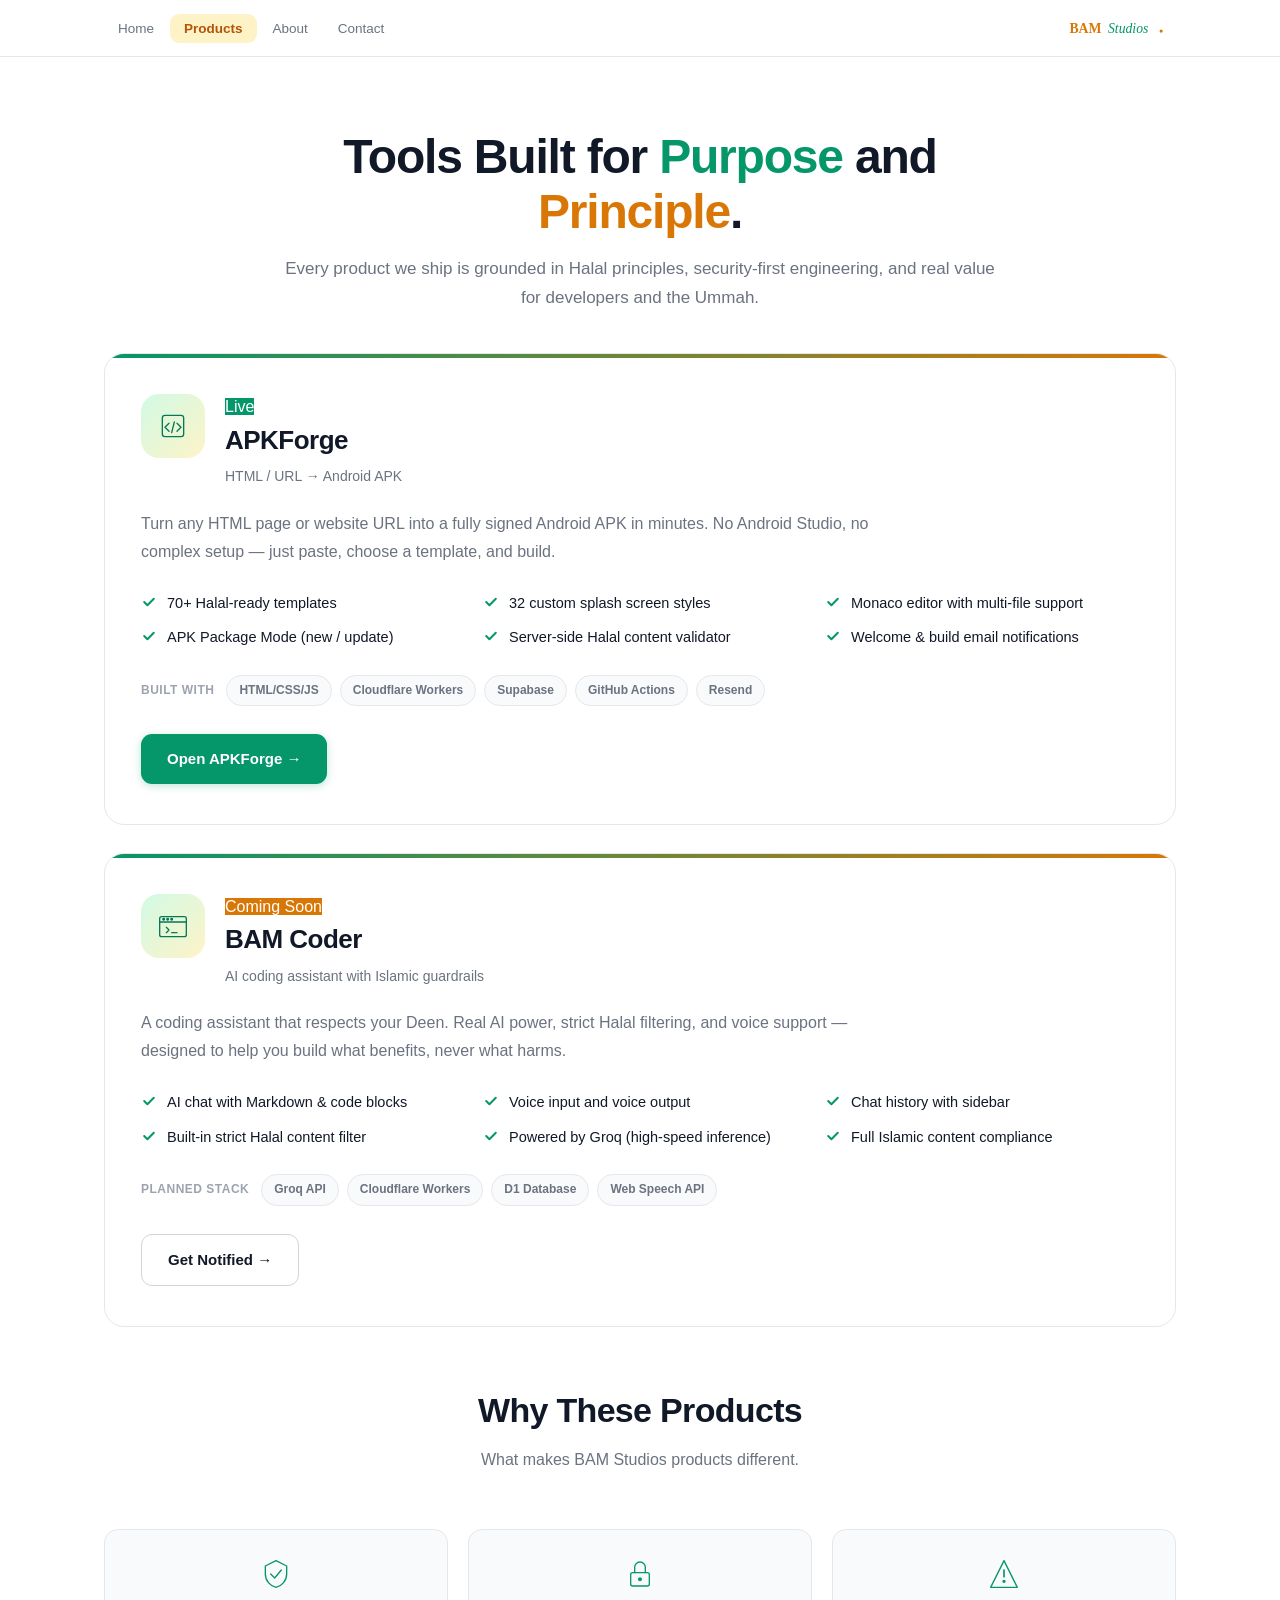
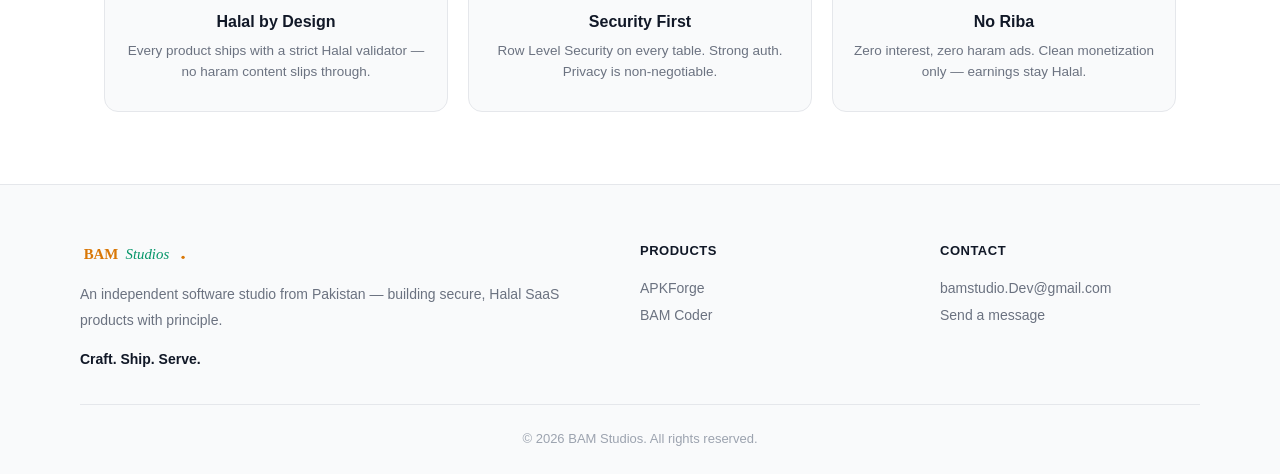
<file: products.html>
<!DOCTYPE html>
<html lang="en">
<head>
  <meta charset="UTF-8">
  <meta name="viewport" content="width=device-width, initial-scale=1.0">
  <meta name="description" content="BAM Studios Products — APKForge (Live) and BAM Coder (Coming Soon).">
  <title>Products — BAM Studios</title>
  <meta property="og:title" content="Products — BAM Studios">
  <meta property="og:description" content="APKForge (Live) and BAM Coder (Coming Soon) — Halal tools for developers.">
  <meta property="og:image" content="https://bam-studios-website.pages.dev/og-image.png">
  <meta property="og:url" content="https://bam-studios-website.pages.dev/products.html">
  <link rel="stylesheet" href="style.css">
  <link rel="icon" type="image/svg+xml" href="favicon.svg">
  <link rel="apple-touch-icon" href="favicon.svg">
  <meta name="theme-color" content="#059669">
</head>
<body>

  <header class="site-header">
    <nav class="nav">
      <ul class="nav-links">
        <li><a href="index.html">Home</a></li>
        <li><a href="products.html" class="active">Products</a></li>
        <li><a href="about.html">About</a></li>
        <li><a href="contact.html">Contact</a></li>
      </ul>
      <a href="index.html" class="logo" aria-label="BAM Studios home">
        <svg viewBox="0 0 640 140" xmlns="http://www.w3.org/2000/svg" aria-hidden="true">
          <text x="20" y="98" font-family="Georgia, 'Times New Roman', serif" font-size="80" font-weight="bold" fill="#d97706">BAM</text>
          <text x="245" y="98" font-family="Georgia, 'Times New Roman', serif" font-size="80" font-style="italic" fill="#059669">Studios</text>
          <circle cx="555" cy="88" r="9" fill="#d97706"/>
        </svg>
      </a>
    </nav>
  </header>

  <main>

    <!-- HERO -->
    <section class="products-hero">
      <h1>
        Tools Built for <span class="accent-emerald">Purpose</span>
        and <span class="accent-gold">Principle</span>.
      </h1>
      <p>
        Every product we ship is grounded in Halal principles, security-first
        engineering, and real value for developers and the Ummah.
      </p>
    </section>

    <!-- APKForge -->
    <div class="product-showcase">
      <div class="product-header">
        <div class="product-icon">
          <svg viewBox="0 0 48 48" width="32" height="32" fill="none" stroke="currentColor" stroke-width="2" stroke-linecap="round" stroke-linejoin="round" aria-hidden="true">
            <rect x="8" y="8" width="32" height="32" rx="4"/>
            <path d="M18 20 L12 26 L18 32"/>
            <path d="M30 20 L36 26 L30 32"/>
            <line x1="26" y1="18" x2="22" y2="34"/>
          </svg>
        </div>
        <div class="product-title-area">
          <span class="badge badge-live">Live</span>
          <h2>APKForge</h2>
          <div class="product-subtitle">HTML / URL → Android APK</div>
        </div>
      </div>

      <p class="product-desc">
        Turn any HTML page or website URL into a fully signed Android APK in minutes.
        No Android Studio, no complex setup — just paste, choose a template, and build.
      </p>

      <ul class="feature-list">
        <li>
          <svg viewBox="0 0 20 20" width="16" height="16" fill="none" stroke="currentColor" stroke-width="2.5" stroke-linecap="round" stroke-linejoin="round" aria-hidden="true"><polyline points="4,10 8,14 16,6"/></svg>
          70+ Halal-ready templates
        </li>
        <li>
          <svg viewBox="0 0 20 20" width="16" height="16" fill="none" stroke="currentColor" stroke-width="2.5" stroke-linecap="round" stroke-linejoin="round" aria-hidden="true"><polyline points="4,10 8,14 16,6"/></svg>
          32 custom splash screen styles
        </li>
        <li>
          <svg viewBox="0 0 20 20" width="16" height="16" fill="none" stroke="currentColor" stroke-width="2.5" stroke-linecap="round" stroke-linejoin="round" aria-hidden="true"><polyline points="4,10 8,14 16,6"/></svg>
          Monaco editor with multi-file support
        </li>
        <li>
          <svg viewBox="0 0 20 20" width="16" height="16" fill="none" stroke="currentColor" stroke-width="2.5" stroke-linecap="round" stroke-linejoin="round" aria-hidden="true"><polyline points="4,10 8,14 16,6"/></svg>
          APK Package Mode (new / update)
        </li>
        <li>
          <svg viewBox="0 0 20 20" width="16" height="16" fill="none" stroke="currentColor" stroke-width="2.5" stroke-linecap="round" stroke-linejoin="round" aria-hidden="true"><polyline points="4,10 8,14 16,6"/></svg>
          Server-side Halal content validator
        </li>
        <li>
          <svg viewBox="0 0 20 20" width="16" height="16" fill="none" stroke="currentColor" stroke-width="2.5" stroke-linecap="round" stroke-linejoin="round" aria-hidden="true"><polyline points="4,10 8,14 16,6"/></svg>
          Welcome &amp; build email notifications
        </li>
      </ul>

      <div class="tech-stack">
        <span class="tech-label">Built with</span>
        <span class="tech-pill">HTML/CSS/JS</span>
        <span class="tech-pill">Cloudflare Workers</span>
        <span class="tech-pill">Supabase</span>
        <span class="tech-pill">GitHub Actions</span>
        <span class="tech-pill">Resend</span>
      </div>

      <a href="https://apk-builder-eosin.vercel.app" target="_blank" rel="noopener" class="btn btn-primary">
        Open APKForge →
      </a>
    </div>

    <!-- BAM Coder -->
    <div class="product-showcase">
      <div class="product-header">
        <div class="product-icon">
          <svg viewBox="0 0 48 48" width="32" height="32" fill="none" stroke="currentColor" stroke-width="2" stroke-linecap="round" stroke-linejoin="round" aria-hidden="true">
            <rect x="4" y="10" width="40" height="30" rx="3"/>
            <line x1="4" y1="18" x2="44" y2="18"/>
            <circle cx="10" cy="14" r="1.2" fill="currentColor"/>
            <circle cx="16" cy="14" r="1.2" fill="currentColor"/>
            <circle cx="22" cy="14" r="1.2" fill="currentColor"/>
            <path d="M14 26 L18 30 L14 34"/>
            <line x1="22" y1="34" x2="30" y2="34"/>
          </svg>
        </div>
        <div class="product-title-area">
          <span class="badge badge-soon">Coming Soon</span>
          <h2>BAM Coder</h2>
          <div class="product-subtitle">AI coding assistant with Islamic guardrails</div>
        </div>
      </div>

      <p class="product-desc">
        A coding assistant that respects your Deen. Real AI power, strict Halal filtering,
        and voice support — designed to help you build what benefits, never what harms.
      </p>

      <ul class="feature-list">
        <li>
          <svg viewBox="0 0 20 20" width="16" height="16" fill="none" stroke="currentColor" stroke-width="2.5" stroke-linecap="round" stroke-linejoin="round" aria-hidden="true"><polyline points="4,10 8,14 16,6"/></svg>
          AI chat with Markdown &amp; code blocks
        </li>
        <li>
          <svg viewBox="0 0 20 20" width="16" height="16" fill="none" stroke="currentColor" stroke-width="2.5" stroke-linecap="round" stroke-linejoin="round" aria-hidden="true"><polyline points="4,10 8,14 16,6"/></svg>
          Voice input and voice output
        </li>
        <li>
          <svg viewBox="0 0 20 20" width="16" height="16" fill="none" stroke="currentColor" stroke-width="2.5" stroke-linecap="round" stroke-linejoin="round" aria-hidden="true"><polyline points="4,10 8,14 16,6"/></svg>
          Chat history with sidebar
        </li>
        <li>
          <svg viewBox="0 0 20 20" width="16" height="16" fill="none" stroke="currentColor" stroke-width="2.5" stroke-linecap="round" stroke-linejoin="round" aria-hidden="true"><polyline points="4,10 8,14 16,6"/></svg>
          Built-in strict Halal content filter
        </li>
        <li>
          <svg viewBox="0 0 20 20" width="16" height="16" fill="none" stroke="currentColor" stroke-width="2.5" stroke-linecap="round" stroke-linejoin="round" aria-hidden="true"><polyline points="4,10 8,14 16,6"/></svg>
          Powered by Groq (high-speed inference)
        </li>
        <li>
          <svg viewBox="0 0 20 20" width="16" height="16" fill="none" stroke="currentColor" stroke-width="2.5" stroke-linecap="round" stroke-linejoin="round" aria-hidden="true"><polyline points="4,10 8,14 16,6"/></svg>
          Full Islamic content compliance
        </li>
      </ul>

      <div class="tech-stack">
        <span class="tech-label">Planned Stack</span>
        <span class="tech-pill">Groq API</span>
        <span class="tech-pill">Cloudflare Workers</span>
        <span class="tech-pill">D1 Database</span>
        <span class="tech-pill">Web Speech API</span>
      </div>

      <a href="contact.html" class="btn btn-outline">
        Get Notified →
      </a>
    </div>

    <!-- WHY OUR PRODUCTS -->
    <section>
      <h2 class="section-title text-center" style="margin-top: 56px;">Why These Products</h2>
      <p class="section-subtitle text-center">What makes BAM Studios products different.</p>

      <div class="why-products">

        <div class="why-product">
          <div class="why-icon">
            <svg viewBox="0 0 48 48" width="32" height="32" fill="none" stroke="currentColor" stroke-width="2" stroke-linecap="round" stroke-linejoin="round" aria-hidden="true">
              <path d="M24 4 L8 12 L8 24 C8 34 15 42 24 44 C33 42 40 34 40 24 L40 12 Z"/>
              <polyline points="16,24 22,30 32,18"/>
            </svg>
          </div>
          <h4>Halal by Design</h4>
          <p>Every product ships with a strict Halal validator — no haram content slips through.</p>
        </div>

        <div class="why-product">
          <div class="why-icon">
            <svg viewBox="0 0 48 48" width="32" height="32" fill="none" stroke="currentColor" stroke-width="2" stroke-linecap="round" stroke-linejoin="round" aria-hidden="true">
              <rect x="10" y="22" width="28" height="20" rx="3"/>
              <path d="M16 22 V14 C16 9 20 6 24 6 C28 6 32 9 32 14 V22"/>
              <circle cx="24" cy="32" r="2" fill="currentColor"/>
            </svg>
          </div>
          <h4>Security First</h4>
          <p>Row Level Security on every table. Strong auth. Privacy is non-negotiable.</p>
        </div>

        <div class="why-product">
          <div class="why-icon">
            <svg viewBox="0 0 48 48" width="32" height="32" fill="none" stroke="currentColor" stroke-width="2" stroke-linecap="round" stroke-linejoin="round" aria-hidden="true">
              <path d="M24 4 L4 44 H44 Z"/>
              <line x1="24" y1="18" x2="24" y2="28" stroke-width="2.5"/>
              <circle cx="24" cy="35" r="1.5" fill="currentColor"/>
            </svg>
          </div>
          <h4>No Riba</h4>
          <p>Zero interest, zero haram ads. Clean monetization only — earnings stay Halal.</p>
        </div>

      </div>
    </section>

  </main>

  <footer class="site-footer">
    <div class="footer-grid">
      <div class="footer-col">
        <svg class="footer-brand-logo" viewBox="0 0 640 140" xmlns="http://www.w3.org/2000/svg" aria-hidden="true">
          <text x="20" y="98" font-family="Georgia, 'Times New Roman', serif" font-size="80" font-weight="bold" fill="#d97706">BAM</text>
          <text x="245" y="98" font-family="Georgia, 'Times New Roman', serif" font-size="80" font-style="italic" fill="#059669">Studios</text>
          <circle cx="555" cy="88" r="9" fill="#d97706"/>
        </svg>
        <p>An independent software studio from Pakistan — building secure, Halal SaaS products with principle.</p>
        <p style="margin-top: 12px;"><strong style="color: var(--text);">Craft. Ship. Serve.</strong></p>
      </div>
      <div class="footer-col">
        <h4>Products</h4>
        <ul>
          <li><a href="https://apk-builder-eosin.vercel.app" target="_blank" rel="noopener">APKForge</a></li>
          <li><a href="products.html">BAM Coder</a></li>
        </ul>
      </div>
      <div class="footer-col">
        <h4>Contact</h4>
        <ul>
          <li><a href="mailto:bamstudio.Dev@gmail.com">bamstudio.Dev@gmail.com</a></li>
          <li><a href="contact.html">Send a message</a></li>
        </ul>
      </div>
    </div>
    <div class="footer-bottom">© 2026 BAM Studios. All rights reserved.</div>
  </footer>

</body>
</html>
</file>
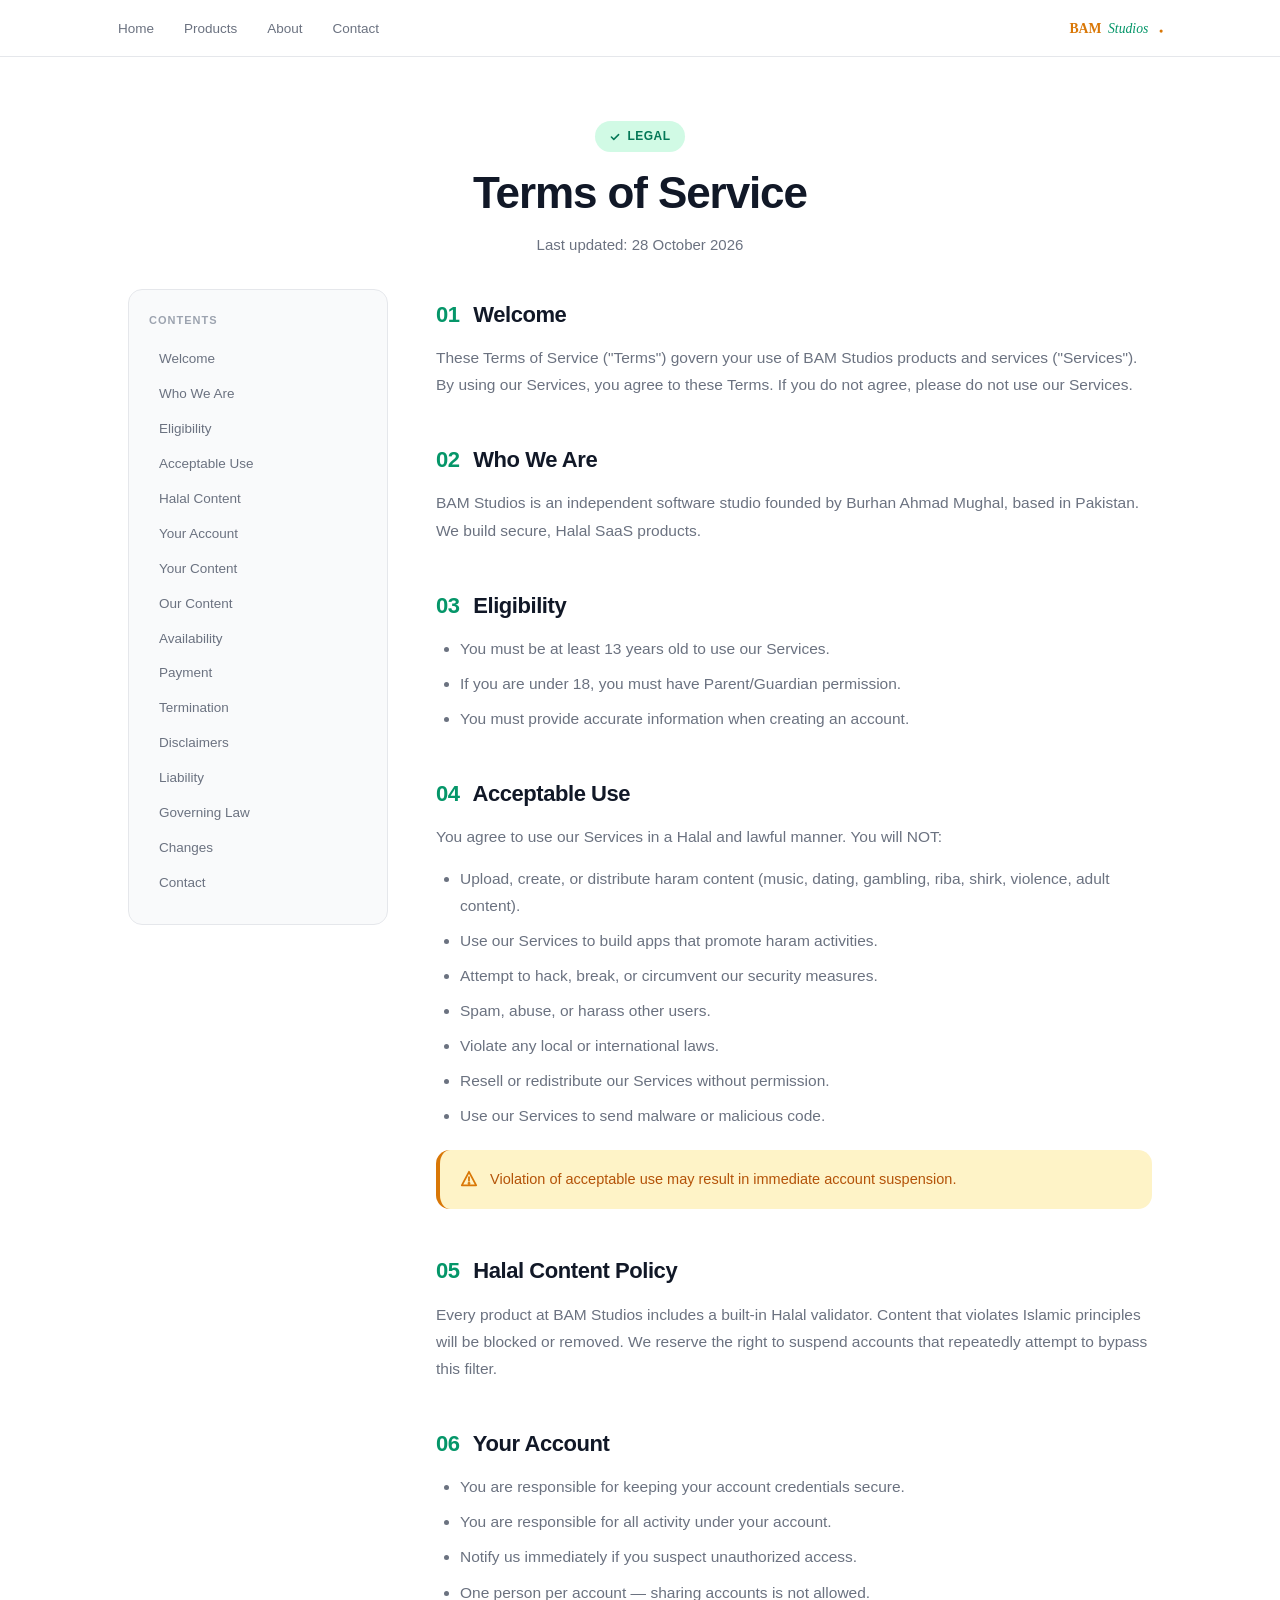
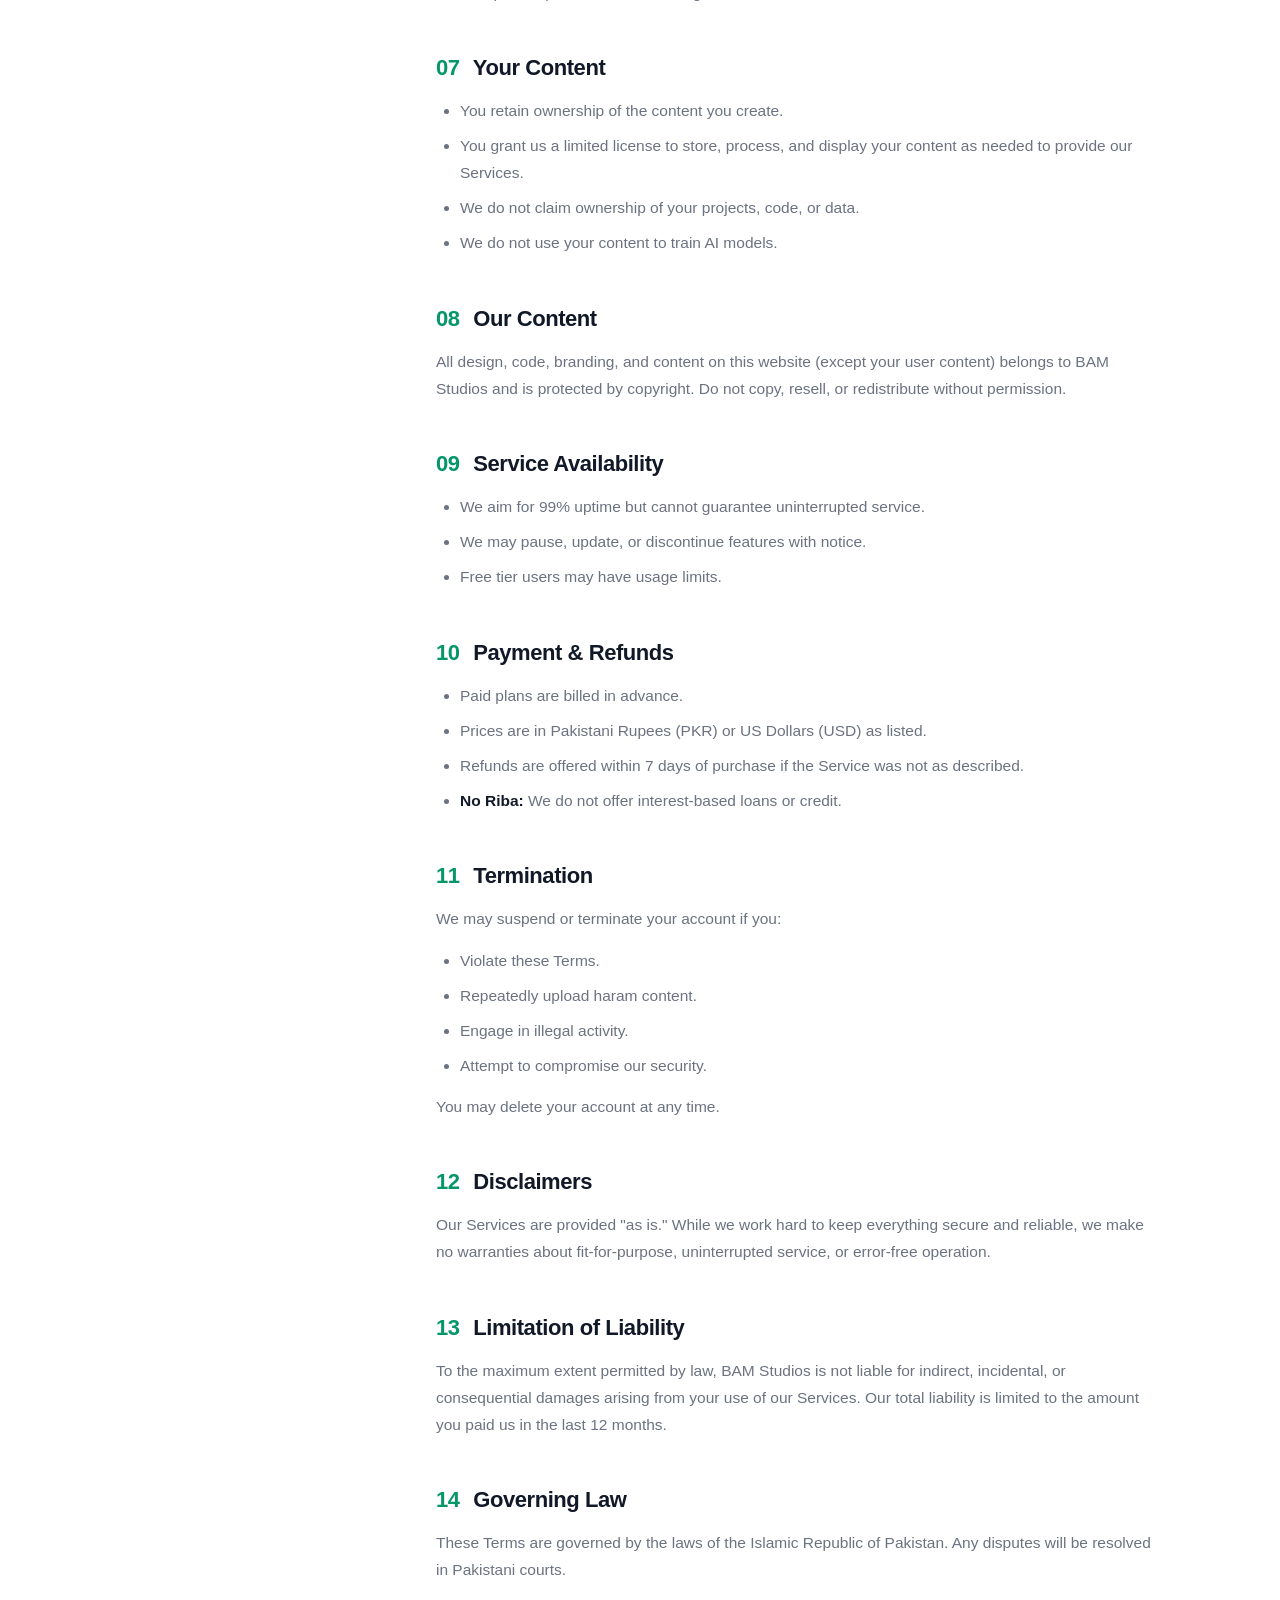
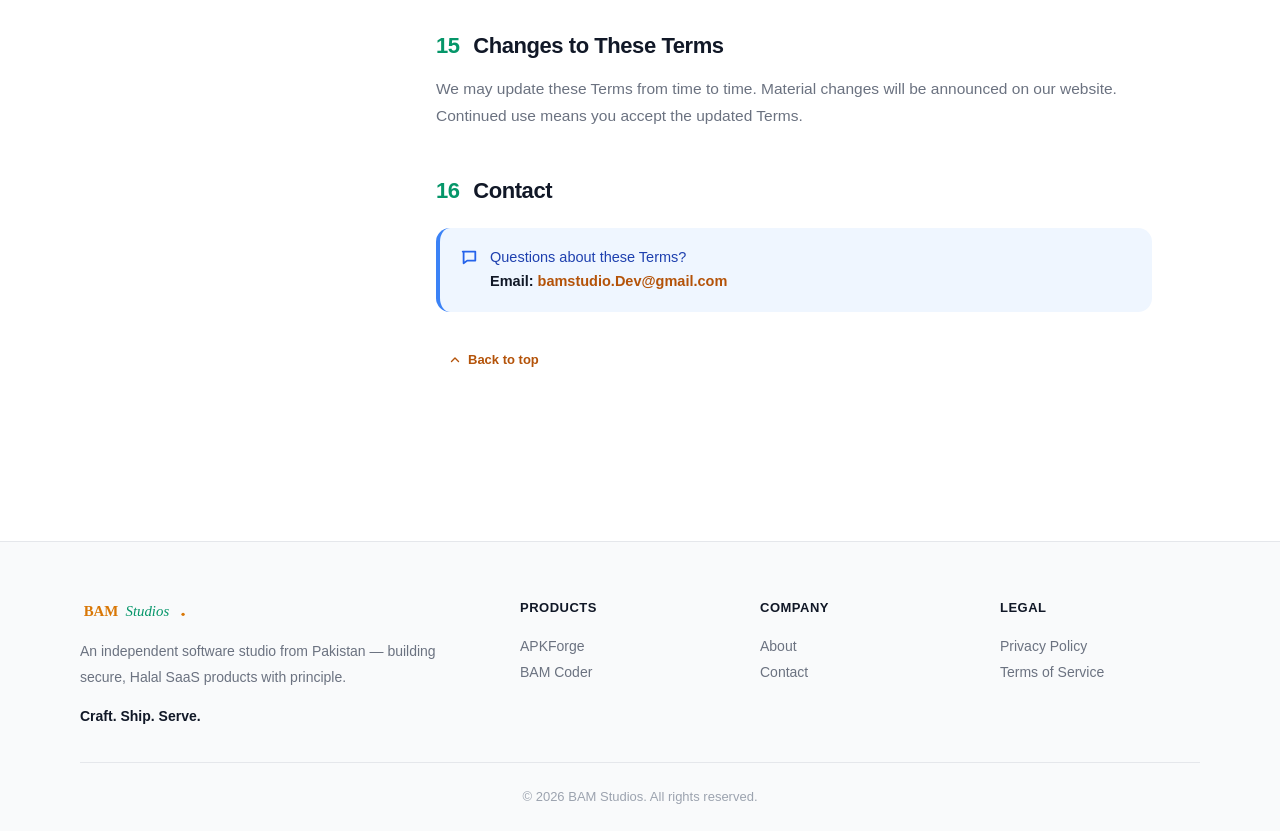
<file: terms.html>
<!DOCTYPE html>
<html lang="en">
<head>
  <meta charset="UTF-8">
  <meta name="viewport" content="width=device-width, initial-scale=1.0">
  <meta name="description" content="BAM Studios Terms of Service — rules for using our products.">
  <title>Terms of Service — BAM Studios</title>
  <link rel="stylesheet" href="style.css">
  <link rel="icon" type="image/svg+xml" href="favicon.svg">
  <link rel="apple-touch-icon" href="favicon.svg">
  <meta name="theme-color" content="#059669">
</head>
<body>

  <header class="site-header">
    <nav class="nav">
      <ul class="nav-links">
        <li><a href="index.html">Home</a></li>
        <li><a href="products.html">Products</a></li>
        <li><a href="about.html">About</a></li>
        <li><a href="contact.html">Contact</a></li>
      </ul>
      <a href="index.html" class="logo" aria-label="BAM Studios home">
        <svg viewBox="0 0 640 140" xmlns="http://www.w3.org/2000/svg" aria-hidden="true">
          <text x="20" y="98" font-family="Georgia, 'Times New Roman', serif" font-size="80" font-weight="bold" fill="#d97706">BAM</text>
          <text x="245" y="98" font-family="Georgia, 'Times New Roman', serif" font-size="80" font-style="italic" fill="#059669">Studios</text>
          <circle cx="555" cy="88" r="9" fill="#d97706"/>
        </svg>
      </a>
    </nav>
  </header>

  <main>

    <section class="legal-hero" id="top">
      <span class="legal-badge">
        <svg viewBox="0 0 20 20" width="12" height="12" fill="none" stroke="currentColor" stroke-width="2.5" stroke-linecap="round" stroke-linejoin="round" aria-hidden="true"><polyline points="4,10 8,14 16,6"/></svg>
        Legal
      </span>
      <h1>Terms of Service</h1>
      <p>Last updated: 28 October 2026</p>
    </section>

    <div class="legal-layout">

      <aside class="legal-toc">
        <h4>Contents</h4>
        <ul>
          <li><a href="#welcome">Welcome</a></li>
          <li><a href="#who">Who We Are</a></li>
          <li><a href="#eligibility">Eligibility</a></li>
          <li><a href="#accept">Acceptable Use</a></li>
          <li><a href="#halal">Halal Content</a></li>
          <li><a href="#account">Your Account</a></li>
          <li><a href="#content">Your Content</a></li>
          <li><a href="#ours">Our Content</a></li>
          <li><a href="#availability">Availability</a></li>
          <li><a href="#payment">Payment</a></li>
          <li><a href="#termination">Termination</a></li>
          <li><a href="#disclaimers">Disclaimers</a></li>
          <li><a href="#liability">Liability</a></li>
          <li><a href="#law">Governing Law</a></li>
          <li><a href="#changes-terms">Changes</a></li>
          <li><a href="#contact-terms">Contact</a></li>
        </ul>
      </aside>

      <article class="legal-content">

        <section id="welcome">
          <h2><span class="section-num">01</span> Welcome</h2>
          <p>
            These Terms of Service ("Terms") govern your use of BAM Studios products
            and services ("Services"). By using our Services, you agree to these Terms.
            If you do not agree, please do not use our Services.
          </p>
        </section>

        <section id="who">
          <h2><span class="section-num">02</span> Who We Are</h2>
          <p>
            BAM Studios is an independent software studio founded by Burhan Ahmad Mughal,
            based in Pakistan. We build secure, Halal SaaS products.
          </p>
        </section>

        <section id="eligibility">
          <h2><span class="section-num">03</span> Eligibility</h2>
          <ul>
            <li>You must be at least 13 years old to use our Services.</li>
            <li>If you are under 18, you must have Parent/Guardian permission.</li>
            <li>You must provide accurate information when creating an account.</li>
          </ul>
        </section>

        <section id="accept">
          <h2><span class="section-num">04</span> Acceptable Use</h2>
          <p>You agree to use our Services in a Halal and lawful manner. You will NOT:</p>
          <ul>
            <li>Upload, create, or distribute haram content (music, dating, gambling, riba, shirk, violence, adult content).</li>
            <li>Use our Services to build apps that promote haram activities.</li>
            <li>Attempt to hack, break, or circumvent our security measures.</li>
            <li>Spam, abuse, or harass other users.</li>
            <li>Violate any local or international laws.</li>
            <li>Resell or redistribute our Services without permission.</li>
            <li>Use our Services to send malware or malicious code.</li>
          </ul>
          <div class="callout callout-warning">
            <svg viewBox="0 0 20 20" width="18" height="18" fill="none" stroke="currentColor" stroke-width="2" stroke-linecap="round" stroke-linejoin="round" aria-hidden="true"><path d="M10 2 L18 17 H2 Z"/><line x1="10" y1="8" x2="10" y2="12"/><circle cx="10" cy="15" r="0.6" fill="currentColor"/></svg>
            <div>Violation of acceptable use may result in immediate account suspension.</div>
          </div>
        </section>

        <section id="halal">
          <h2><span class="section-num">05</span> Halal Content Policy</h2>
          <p>
            Every product at BAM Studios includes a built-in Halal validator.
            Content that violates Islamic principles will be blocked or removed.
            We reserve the right to suspend accounts that repeatedly attempt to bypass this filter.
          </p>
        </section>

        <section id="account">
          <h2><span class="section-num">06</span> Your Account</h2>
          <ul>
            <li>You are responsible for keeping your account credentials secure.</li>
            <li>You are responsible for all activity under your account.</li>
            <li>Notify us immediately if you suspect unauthorized access.</li>
            <li>One person per account — sharing accounts is not allowed.</li>
          </ul>
        </section>

        <section id="content">
          <h2><span class="section-num">07</span> Your Content</h2>
          <ul>
            <li>You retain ownership of the content you create.</li>
            <li>You grant us a limited license to store, process, and display your content as needed to provide our Services.</li>
            <li>We do not claim ownership of your projects, code, or data.</li>
            <li>We do not use your content to train AI models.</li>
          </ul>
        </section>

        <section id="ours">
          <h2><span class="section-num">08</span> Our Content</h2>
          <p>
            All design, code, branding, and content on this website (except your user content)
            belongs to BAM Studios and is protected by copyright.
            Do not copy, resell, or redistribute without permission.
          </p>
        </section>

        <section id="availability">
          <h2><span class="section-num">09</span> Service Availability</h2>
          <ul>
            <li>We aim for 99% uptime but cannot guarantee uninterrupted service.</li>
            <li>We may pause, update, or discontinue features with notice.</li>
            <li>Free tier users may have usage limits.</li>
          </ul>
        </section>

        <section id="payment">
          <h2><span class="section-num">10</span> Payment &amp; Refunds</h2>
          <ul>
            <li>Paid plans are billed in advance.</li>
            <li>Prices are in Pakistani Rupees (PKR) or US Dollars (USD) as listed.</li>
            <li>Refunds are offered within 7 days of purchase if the Service was not as described.</li>
            <li><strong>No Riba:</strong> We do not offer interest-based loans or credit.</li>
          </ul>
        </section>

        <section id="termination">
          <h2><span class="section-num">11</span> Termination</h2>
          <p>We may suspend or terminate your account if you:</p>
          <ul>
            <li>Violate these Terms.</li>
            <li>Repeatedly upload haram content.</li>
            <li>Engage in illegal activity.</li>
            <li>Attempt to compromise our security.</li>
          </ul>
          <p>You may delete your account at any time.</p>
        </section>

        <section id="disclaimers">
          <h2><span class="section-num">12</span> Disclaimers</h2>
          <p>
            Our Services are provided "as is." While we work hard to keep everything
            secure and reliable, we make no warranties about fit-for-purpose,
            uninterrupted service, or error-free operation.
          </p>
        </section>

        <section id="liability">
          <h2><span class="section-num">13</span> Limitation of Liability</h2>
          <p>
            To the maximum extent permitted by law, BAM Studios is not liable for
            indirect, incidental, or consequential damages arising from your use of our Services.
            Our total liability is limited to the amount you paid us in the last 12 months.
          </p>
        </section>

        <section id="law">
          <h2><span class="section-num">14</span> Governing Law</h2>
          <p>
            These Terms are governed by the laws of the Islamic Republic of Pakistan.
            Any disputes will be resolved in Pakistani courts.
          </p>
        </section>

        <section id="changes-terms">
          <h2><span class="section-num">15</span> Changes to These Terms</h2>
          <p>
            We may update these Terms from time to time. Material changes will be
            announced on our website. Continued use means you accept the updated Terms.
          </p>
        </section>

        <section id="contact-terms">
          <h2><span class="section-num">16</span> Contact</h2>
          <div class="callout callout-info">
            <svg viewBox="0 0 20 20" width="18" height="18" fill="none" stroke="currentColor" stroke-width="2" stroke-linecap="round" stroke-linejoin="round" aria-hidden="true"><path d="M3 4 H17 V14 H8 L4 17 V4 Z"/></svg>
            <div>
              Questions about these Terms?<br>
              <strong>Email:</strong> <a href="mailto:bamstudio.Dev@gmail.com">bamstudio.Dev@gmail.com</a>
            </div>
          </div>
          <a href="#top" class="back-to-top">
            <svg viewBox="0 0 20 20" width="14" height="14" fill="none" stroke="currentColor" stroke-width="2" stroke-linecap="round" stroke-linejoin="round" aria-hidden="true"><polyline points="5,12 10,7 15,12"/></svg>
            Back to top
          </a>
        </section>

      </article>
    </div>

  </main>

  <footer class="site-footer">
    <div class="footer-grid cols-4">
      <div class="footer-col">
        <svg class="footer-brand-logo" viewBox="0 0 640 140" xmlns="http://www.w3.org/2000/svg" aria-hidden="true">
          <text x="20" y="98" font-family="Georgia, 'Times New Roman', serif" font-size="80" font-weight="bold" fill="#d97706">BAM</text>
          <text x="245" y="98" font-family="Georgia, 'Times New Roman', serif" font-size="80" font-style="italic" fill="#059669">Studios</text>
          <circle cx="555" cy="88" r="9" fill="#d97706"/>
        </svg>
        <p>An independent software studio from Pakistan — building secure, Halal SaaS products with principle.</p>
        <p style="margin-top: 12px;"><strong style="color: var(--text);">Craft. Ship. Serve.</strong></p>
      </div>
      <div class="footer-col">
        <h4>Products</h4>
        <ul>
          <li><a href="https://apk-builder-eosin.vercel.app" target="_blank" rel="noopener">APKForge</a></li>
          <li><a href="products.html">BAM Coder</a></li>
        </ul>
      </div>
      <div class="footer-col">
        <h4>Company</h4>
        <ul>
          <li><a href="about.html">About</a></li>
          <li><a href="contact.html">Contact</a></li>
        </ul>
      </div>
      <div class="footer-col">
        <h4>Legal</h4>
        <ul>
          <li><a href="privacy.html">Privacy Policy</a></li>
          <li><a href="terms.html">Terms of Service</a></li>
        </ul>
      </div>
    </div>
    <div class="footer-bottom">© 2026 BAM Studios. All rights reserved.</div>
  </footer>

</body>
</html>
</file>
<file: style.css>
/* ============================================
   BAM Studios — Light Theme v4 (Final Polish)
   ============================================ */

* { margin: 0; padding: 0; box-sizing: border-box; }

:root {
  --emerald: #059669;
  --emerald-dark: #047857;
  --emerald-light: #d1fae5;
  --gold: #d97706;
  --gold-dark: #b45309;
  --gold-light: #fef3c7;
  --bg: #ffffff;
  --bg-alt: #f9fafb;
  --card: #ffffff;
  --border: #e5e7eb;
  --border-strong: #d1d5db;
  --text: #111827;
  --text-muted: #6b7280;
  --text-light: #9ca3af;
  --shadow-sm: 0 1px 2px rgba(0,0,0,0.04);
  --shadow-md: 0 4px 12px rgba(0,0,0,0.07);
  --shadow-lg: 0 16px 40px rgba(0,0,0,0.10);
  --radius: 14px;
  --radius-lg: 20px;
}

html { scroll-behavior: smooth; }

body {
  font-family: -apple-system, BlinkMacSystemFont, 'Segoe UI', Roboto, 'Helvetica Neue', Arial, sans-serif;
  background: var(--bg);
  color: var(--text);
  line-height: 1.6;
  min-height: 100vh;
  display: flex;
  flex-direction: column;
  -webkit-font-smoothing: antialiased;
  -moz-osx-font-smoothing: grayscale;
}

/* ============ HEADER (compact, logo corner) ============ */
.site-header {
  background: rgba(255,255,255,0.88);
  border-bottom: 1px solid var(--border);
  position: sticky;
  top: 0;
  z-index: 100;
  backdrop-filter: saturate(180%) blur(16px);
  -webkit-backdrop-filter: saturate(180%) blur(16px);
}

.nav {
  max-width: 1120px;
  margin: 0 auto;
  height: 56px;                        /* fixed height for sleekness */
  padding: 0 24px;
  display: flex;
  align-items: center;
  justify-content: space-between;
  gap: 16px;
}

/* Nav links on LEFT */
.nav-links {
  display: flex;
  gap: 2px;
  list-style: none;
  align-items: center;
}

.nav-links a {
  color: var(--text-muted);
  text-decoration: none;
  padding: 7px 14px;
  border-radius: 9px;
  font-size: 13.5px;
  font-weight: 500;
  transition: color .2s, background .2s;
  line-height: 1;
}

.nav-links a:hover { color: var(--text); background: var(--bg-alt); }

.nav-links a.active {
  color: var(--gold-dark);
  background: var(--gold-light);
  font-weight: 600;
}

/* Logo on RIGHT — tight to corner */
.logo {
  display: flex;
  align-items: center;
  text-decoration: none;
  transition: opacity .2s, transform .2s;
  flex-shrink: 0;
  margin-left: auto;                    /* force to right side */
  order: 2;                             /* ensure logo is last */
}

.logo:hover { opacity: 0.85; transform: scale(1.04); }

.logo svg {
  height: 24px;                         /* smaller, corner-appropriate */
  width: auto;
  display: block;
}

/* ============ MAIN ============ */
main {
  flex: 1;
  max-width: 1120px;
  margin: 0 auto;
  padding: 0 24px 72px;
  width: 100%;
}

/* ============ HERO ============ */
.hero {
  text-align: center;
  padding: 96px 0 64px;
  position: relative;
  overflow: hidden;
}

.hero::before {
  content: "";
  position: absolute;
  top: -50%; left: 50%;
  transform: translateX(-50%);
  width: 900px; height: 900px;
  background:
    radial-gradient(circle at 30% 40%, rgba(5,150,105,0.08) 0%, transparent 45%),
    radial-gradient(circle at 70% 60%, rgba(217,119,6,0.06) 0%, transparent 45%);
  pointer-events: none;
  z-index: -1;
  animation: heroGlow 12s ease-in-out infinite alternate;
}

@keyframes heroGlow {
  0%   { transform: translateX(-50%) scale(1); }
  100% { transform: translateX(-50%) scale(1.08); }
}

.hero h1 {
  font-size: clamp(38px, 7vw, 68px);
  font-weight: 800;
  line-height: 1.04;
  letter-spacing: -0.03em;
  margin-bottom: 24px;
}

.hero h1 .accent-gold { color: var(--gold); }
.hero h1 .accent-emerald { color: var(--emerald); }

.hero p.tagline {
  color: var(--text-muted);
  font-size: clamp(16px, 2.2vw, 19px);
  max-width: 620px;
  margin: 0 auto 40px;
  line-height: 1.7;
}

.hero-actions {
  display: flex;
  gap: 12px;
  justify-content: center;
  flex-wrap: wrap;
}

/* ============ SECTION ============ */
.section-title {
  font-size: clamp(24px, 4vw, 34px);
  font-weight: 800;
  letter-spacing: -0.02em;
  margin-bottom: 10px;
  color: var(--text);
}

.section-subtitle {
  color: var(--text-muted);
  font-size: 16px;
  margin-bottom: 48px;
}

.text-center { text-align: center; }
.section { padding: 64px 0; }

/* ============ TRUST ROW ============ */
.trust-row {
  display: flex;
  justify-content: center;
  gap: 36px;
  flex-wrap: wrap;
  padding: 32px 0;
  border-top: 1px solid var(--border);
  border-bottom: 1px solid var(--border);
  margin: 0 0 40px;
}

.trust-item {
  display: flex;
  align-items: center;
  gap: 10px;
  color: var(--text-muted);
  font-size: 14px;
  font-weight: 500;
}

.trust-item .dot {
  width: 8px;
  height: 8px;
  border-radius: 50%;
  background: var(--emerald);
  box-shadow: 0 0 0 3px rgba(5,150,105,0.15);
  animation: dotPulse 2.4s ease-in-out infinite;
}

@keyframes dotPulse {
  0%, 100% { box-shadow: 0 0 0 3px rgba(5,150,105,0.15); }
  50%      { box-shadow: 0 0 0 6px rgba(5,150,105,0.08); }
}

/* ============ FEATURES ============ */
.features {
  display: grid;
  grid-template-columns: repeat(auto-fit, minmax(240px, 1fr));
  gap: 20px;
}

.feature {
  background: var(--card);
  border: 1px solid var(--border);
  border-radius: var(--radius);
  padding: 32px 26px;
  text-align: center;
  transition: transform .25s, box-shadow .25s, border-color .25s;
}

.feature:hover {
  transform: translateY(-3px);
  box-shadow: var(--shadow-md);
  border-color: var(--emerald-light);
}

.feature-icon {
  width: 60px;
  height: 60px;
  margin: 0 auto 18px;
  border-radius: 16px;
  background: linear-gradient(135deg, var(--emerald-light) 0%, var(--gold-light) 100%);
  display: flex;
  align-items: center;
  justify-content: center;
  font-size: 28px;
  transition: transform .3s;
}

.feature:hover .feature-icon { transform: scale(1.08) rotate(-3deg); }

.feature h3 {
  font-size: 17px;
  font-weight: 700;
  margin-bottom: 8px;
  color: var(--text);
}

.feature p {
  color: var(--text-muted);
  font-size: 14px;
  line-height: 1.65;
}

/* ============ CARDS ============ */
.grid {
  display: grid;
  grid-template-columns: repeat(auto-fit, minmax(300px, 1fr));
  gap: 24px;
}

.card {
  background: var(--card);
  border: 1px solid var(--border);
  border-radius: var(--radius-lg);
  padding: 32px 28px;
  position: relative;
  overflow: hidden;
  transition: transform .3s, box-shadow .3s, border-color .3s;
}

.card::before {
  content: "";
  position: absolute;
  top: 0; left: 0; right: 0;
  height: 3px;
  background: linear-gradient(90deg, var(--emerald) 0%, var(--gold) 100%);
  transform: scaleX(0);
  transform-origin: left;
  transition: transform .35s ease;
}

.card:hover {
  transform: translateY(-4px);
  box-shadow: var(--shadow-lg);
  border-color: transparent;
}

.card:hover::before { transform: scaleX(1); }

.card h3 {
  font-size: 22px;
  font-weight: 700;
  margin: 12px 0 10px;
  color: var(--text);
}

.card p {
  color: var(--text-muted);
  font-size: 15px;
  margin-bottom: 18px;
  line-height: 1.7;
}

.card .badge {
  display: inline-block;
  padding: 5px 12px;
  border-radius: 20px;
  font-size: 11px;
  font-weight: 700;
  text-transform: uppercase;
  letter-spacing: 0.5px;
}

.badge-live { background: var(--emerald); color: #fff; }
.badge-soon { background: var(--gold); color: #fff; }
.badge-planned { background: var(--border); color: var(--text-muted); }

/* ============ BUTTONS ============ */
.btn {
  display: inline-flex;
  align-items: center;
  gap: 6px;
  padding: 13px 26px;
  border-radius: 11px;
  font-size: 15px;
  font-weight: 600;
  text-decoration: none;
  transition: all .25s ease;
  border: none;
  cursor: pointer;
  font-family: inherit;
  white-space: nowrap;
}

.btn-primary {
  background: var(--emerald);
  color: #fff;
  box-shadow: 0 2px 8px rgba(5,150,105,0.25);
}

.btn-primary:hover {
  background: var(--emerald-dark);
  transform: translateY(-1px);
  box-shadow: 0 8px 20px rgba(5,150,105,0.35);
}

.btn-secondary {
  background: var(--gold);
  color: #fff;
  box-shadow: 0 2px 8px rgba(217,119,6,0.25);
}

.btn-secondary:hover {
  background: var(--gold-dark);
  transform: translateY(-1px);
}

.btn-outline {
  border: 1.5px solid var(--border-strong);
  color: var(--text);
  background: var(--card);
}

.btn-outline:hover {
  border-color: var(--emerald);
  color: var(--emerald);
  background: var(--emerald-light);
}

.btn-disabled {
  background: var(--border);
  color: var(--text-muted);
  cursor: not-allowed;
}

/* ============ ABOUT ============ */
.about-section { max-width: 760px; margin: 0 auto; }

.about-section h2 {
  color: var(--emerald-dark);
  font-size: 24px;
  font-weight: 700;
  margin: 36px 0 14px;
}

.about-section p {
  color: var(--text-muted);
  font-size: 16px;
  line-height: 1.8;
  margin-bottom: 12px;
}

.about-section ol, .about-section ul {
  color: var(--text-muted);
  font-size: 16px;
  line-height: 2;
  padding-left: 24px;
  margin-top: 8px;
}

.founder-box {
  background: var(--bg-alt);
  border: 1px solid var(--border);
  border-left: 4px solid var(--gold);
  border-radius: var(--radius);
  padding: 24px;
  margin: 32px 0;
}

.founder-box h3 {
  color: var(--gold-dark);
  font-size: 13px;
  text-transform: uppercase;
  letter-spacing: 0.5px;
  margin-bottom: 8px;
  font-weight: 700;
}

.founder-box p {
  color: var(--text);
  margin: 0;
  font-size: 16px;
}

/* ============ CONTACT ============ */
.contact-form {
  max-width: 560px;
  margin: 32px auto 0;
  background: var(--card);
  border: 1px solid var(--border);
  border-radius: var(--radius-lg);
  padding: 36px;
  box-shadow: var(--shadow-sm);
}

.form-group { margin-bottom: 20px; }

.form-group label {
  display: block;
  color: var(--text);
  font-size: 13px;
  font-weight: 600;
  margin-bottom: 8px;
}

.form-group input,
.form-group textarea {
  width: 100%;
  background: var(--bg);
  border: 1px solid var(--border-strong);
  border-radius: 10px;
  padding: 12px 14px;
  color: var(--text);
  font-size: 15px;
  font-family: inherit;
  transition: border-color .2s, box-shadow .2s;
}

.form-group input:focus,
.form-group textarea:focus {
  outline: none;
  border-color: var(--emerald);
  box-shadow: 0 0 0 3px rgba(5,150,105,0.1);
}

.form-group textarea { min-height: 120px; resize: vertical; }

.contact-email {
  text-align: center;
  margin-top: 24px;
  color: var(--text-muted);
  font-size: 14px;
}

.contact-email a {
  color: var(--gold-dark);
  font-weight: 600;
  text-decoration: none;
}

.contact-email a:hover { text-decoration: underline; }

/* ============ FOOTER ============ */
.site-footer {
  background: var(--bg-alt);
  border-top: 1px solid var(--border);
  padding: 56px 24px 24px;
}

.footer-grid {
  max-width: 1120px;
  margin: 0 auto;
  display: grid;
  grid-template-columns: 2fr 1fr 1fr;
  gap: 40px;
  padding-bottom: 32px;
  border-bottom: 1px solid var(--border);
}

.footer-brand-logo {
  height: 26px;
  width: auto;
  margin-bottom: 14px;
  display: block;
}

.footer-col h4 {
  font-size: 13px;
  font-weight: 700;
  color: var(--text);
  text-transform: uppercase;
  letter-spacing: 0.5px;
  margin-bottom: 14px;
}

.footer-col p,
.footer-col a,
.footer-col li {
  color: var(--text-muted);
  font-size: 14px;
  line-height: 1.9;
  text-decoration: none;
  list-style: none;
}

.footer-col ul { padding: 0; }
.footer-col a { transition: color .2s; }
.footer-col a:hover { color: var(--gold-dark); }

.footer-bottom {
  max-width: 1120px;
  margin: 0 auto;
  padding-top: 24px;
  text-align: center;
  color: var(--text-light);
  font-size: 13px;
}

/* legacy footer */
.site-footer > p {
  color: var(--text-muted);
  font-size: 13px;
  margin: 4px 0;
  text-align: center;
}

.site-footer > p a {
  color: var(--gold-dark);
  text-decoration: none;
  font-weight: 600;
}

.site-footer > p a:hover { text-decoration: underline; }

/* ============ FADE-IN ============ */
@keyframes fadeInUp {
  from { opacity: 0; transform: translateY(12px); }
  to   { opacity: 1; transform: translateY(0); }
}

.hero, .features, .grid, .section { animation: fadeInUp .6s ease both; }

/* ============ RESPONSIVE ============ */
@media (max-width: 720px) {
  .nav {
    height: auto;
    padding: 10px 16px;
    flex-direction: row;              /* keep row on mobile too */
    flex-wrap: wrap;
    justify-content: space-between;
    align-items: center;
  }
  .nav-links {
    order: 2;                         /* nav below on mobile */
    width: 100%;
    justify-content: center;
    margin-top: 8px;
    padding-top: 8px;
    border-top: 1px solid var(--border);
  }
  .logo {
    order: 1;
    margin-left: 0;                   /* reset on mobile */
  }
  .logo svg { height: 22px; }

  main { padding: 0 20px 56px; }
  .hero { padding: 64px 0 44px; }
  .hero h1 { font-size: 36px; }
  .card { padding: 28px 22px; }
  .footer-grid { grid-template-columns: 1fr; gap: 28px; text-align: center; }
  .footer-brand-logo { margin: 0 auto 14px; }
  .trust-row { gap: 14px; padding: 22px 0; }
  .trust-item { font-size: 13px; }
  .btn { padding: 12px 22px; font-size: 14px; }
}

/* ============ ABOUT PAGE v2 ============ */
.about-hero {
  text-align: center;
  padding: 72px 0 48px;
  max-width: 760px;
  margin: 0 auto;
}

.about-hero h1 {
  font-size: clamp(32px, 5vw, 48px);
  font-weight: 800;
  letter-spacing: -0.025em;
  line-height: 1.15;
  margin-bottom: 18px;
}

.about-hero h1 .accent-gold { color: var(--gold); }
.about-hero h1 .accent-emerald { color: var(--emerald); }

.about-hero p {
  color: var(--text-muted);
  font-size: 17px;
  line-height: 1.7;
  max-width: 600px;
  margin: 0 auto;
}

/* Vision / Mission cards */
.pillars {
  display: grid;
  grid-template-columns: repeat(auto-fit, minmax(280px, 1fr));
  gap: 24px;
  margin: 24px 0 56px;
}

.pillar {
  background: var(--card);
  border: 1px solid var(--border);
  border-radius: var(--radius-lg);
  padding: 32px 28px;
  position: relative;
  overflow: hidden;
  transition: transform .3s, box-shadow .3s, border-color .3s;
}

.pillar::before {
  content: "";
  position: absolute;
  top: 0; left: 0; right: 0;
  height: 3px;
  background: linear-gradient(90deg, var(--emerald) 0%, var(--gold) 100%);
  transform: scaleX(0);
  transform-origin: left;
  transition: transform .35s ease;
}

.pillar:hover {
  transform: translateY(-3px);
  box-shadow: var(--shadow-lg);
  border-color: transparent;
}

.pillar:hover::before { transform: scaleX(1); }

.pillar-icon {
  width: 52px;
  height: 52px;
  border-radius: 14px;
  background: linear-gradient(135deg, var(--emerald-light) 0%, var(--gold-light) 100%);
  display: flex;
  align-items: center;
  justify-content: center;
  font-size: 24px;
  margin-bottom: 18px;
}

.pillar h3 {
  font-size: 19px;
  font-weight: 700;
  margin-bottom: 10px;
  color: var(--text);
}

.pillar p {
  color: var(--text-muted);
  font-size: 15px;
  line-height: 1.7;
  margin: 0;
}

/* Founder card (bigger, prominent) */
.founder-card {
  background: linear-gradient(135deg, var(--bg-alt) 0%, var(--card) 100%);
  border: 1px solid var(--border);
  border-radius: var(--radius-lg);
  padding: 40px 36px;
  margin: 0 0 56px;
  display: flex;
  align-items: center;
  gap: 28px;
  flex-wrap: wrap;
  position: relative;
  overflow: hidden;
}

.founder-card::before {
  content: "";
  position: absolute;
  top: 0; left: 0;
  width: 6px;
  height: 100%;
  background: linear-gradient(180deg, var(--gold) 0%, var(--emerald) 100%);
}

.founder-avatar {
  width: 72px;
  height: 72px;
  border-radius: 50%;
  background: linear-gradient(135deg, var(--emerald) 0%, var(--gold) 100%);
  display: flex;
  align-items: center;
  justify-content: center;
  color: #fff;
  font-size: 28px;
  font-weight: 700;
  font-family: Georgia, serif;
  flex-shrink: 0;
}

.founder-info { flex: 1; min-width: 200px; }

.founder-info .role {
  color: var(--gold-dark);
  font-size: 12px;
  font-weight: 700;
  text-transform: uppercase;
  letter-spacing: 1px;
  margin-bottom: 6px;
}

.founder-info h3 {
  font-size: 22px;
  font-weight: 700;
  color: var(--text);
  margin-bottom: 4px;
}

.founder-info p {
  color: var(--text-muted);
  font-size: 14px;
  margin: 0;
}

/* Non-negotiables grid */
.negotiables {
  display: grid;
  grid-template-columns: repeat(auto-fit, minmax(260px, 1fr));
  gap: 20px;
  margin-top: 8px;
}

.negotiable {
  background: var(--card);
  border: 1px solid var(--border);
  border-radius: var(--radius);
  padding: 24px 22px;
  transition: transform .25s, box-shadow .25s, border-color .25s;
}

.negotiable:hover {
  transform: translateY(-2px);
  box-shadow: var(--shadow-md);
  border-color: var(--emerald-light);
}

.negotiable-number {
  display: inline-flex;
  align-items: center;
  justify-content: center;
  width: 34px;
  height: 34px;
  border-radius: 10px;
  background: var(--emerald);
  color: #fff;
  font-weight: 700;
  font-size: 15px;
  margin-bottom: 14px;
}

.negotiable p {
  color: var(--text);
  font-size: 15px;
  line-height: 1.6;
  margin: 0;
  font-weight: 500;
}

/* Values strip */
.values-strip {
  display: flex;
  justify-content: center;
  gap: 40px;
  flex-wrap: wrap;
  padding: 32px 24px;
  background: var(--bg-alt);
  border: 1px solid var(--border);
  border-radius: var(--radius-lg);
  margin: 56px 0;
}

.value-item {
  text-align: center;
}

.value-item .label {
  color: var(--text-light);
  font-size: 12px;
  text-transform: uppercase;
  letter-spacing: 1px;
  font-weight: 600;
  margin-bottom: 6px;
}

.value-item .val {
  color: var(--emerald-dark);
  font-size: 22px;
  font-weight: 800;
  letter-spacing: -0.02em;
}

@media (max-width: 720px) {
  .about-hero { padding: 48px 0 32px; }
  .founder-card { padding: 28px 22px; flex-direction: column; text-align: center; }
  .founder-card::before { width: 100%; height: 4px; }
  .values-strip { gap: 24px; padding: 24px 16px; }
  .value-item .val { font-size: 18px; }
}

/* ============ ICON COLORING (SVG) ============ */
.pillar-icon {
  color: var(--emerald-dark);
}

/* ============ PRODUCTS PAGE v2 ============ */
.products-hero {
  text-align: center;
  padding: 72px 0 40px;
  max-width: 720px;
  margin: 0 auto;
}

.products-hero h1 {
  font-size: clamp(32px, 5vw, 48px);
  font-weight: 800;
  letter-spacing: -0.025em;
  line-height: 1.15;
  margin-bottom: 16px;
}

.products-hero h1 .accent-gold { color: var(--gold); }
.products-hero h1 .accent-emerald { color: var(--emerald); }

.products-hero p {
  color: var(--text-muted);
  font-size: 17px;
  line-height: 1.7;
}

/* Product showcase (full-width card) */
.product-showcase {
  background: var(--card);
  border: 1px solid var(--border);
  border-radius: var(--radius-lg);
  padding: 40px 36px;
  margin-bottom: 28px;
  position: relative;
  overflow: hidden;
  transition: transform .3s, box-shadow .3s;
}

.product-showcase::before {
  content: "";
  position: absolute;
  top: 0; left: 0; right: 0;
  height: 4px;
  background: linear-gradient(90deg, var(--emerald) 0%, var(--gold) 100%);
}

.product-showcase:hover {
  transform: translateY(-2px);
  box-shadow: var(--shadow-lg);
}

.product-header {
  display: flex;
  align-items: flex-start;
  gap: 20px;
  margin-bottom: 22px;
  flex-wrap: wrap;
}

.product-icon {
  width: 64px;
  height: 64px;
  border-radius: 18px;
  background: linear-gradient(135deg, var(--emerald-light) 0%, var(--gold-light) 100%);
  display: flex;
  align-items: center;
  justify-content: center;
  color: var(--emerald-dark);
  flex-shrink: 0;
}

.product-title-area { flex: 1; min-width: 200px; }

.product-title-area .badge { margin-bottom: 10px; }

.product-title-area h2 {
  font-size: 26px;
  font-weight: 800;
  color: var(--text);
  margin-bottom: 4px;
  letter-spacing: -0.02em;
}

.product-title-area .product-subtitle {
  color: var(--text-muted);
  font-size: 14px;
}

.product-desc {
  color: var(--text-muted);
  font-size: 16px;
  line-height: 1.75;
  margin-bottom: 26px;
  max-width: 760px;
}

/* Feature checklist */
.feature-list {
  display: grid;
  grid-template-columns: repeat(auto-fit, minmax(260px, 1fr));
  gap: 12px 28px;
  margin-bottom: 26px;
  list-style: none;
}

.feature-list li {
  display: flex;
  align-items: flex-start;
  gap: 10px;
  color: var(--text);
  font-size: 14.5px;
  line-height: 1.55;
}

.feature-list li svg {
  flex-shrink: 0;
  margin-top: 2px;
  color: var(--emerald);
}

/* Tech stack pills */
.tech-stack {
  display: flex;
  flex-wrap: wrap;
  gap: 8px;
  margin-bottom: 28px;
  align-items: center;
}

.tech-stack .tech-label {
  color: var(--text-light);
  font-size: 12px;
  font-weight: 700;
  text-transform: uppercase;
  letter-spacing: 0.5px;
  margin-right: 4px;
}

.tech-stack span.tech-pill {
  display: inline-block;
  padding: 5px 12px;
  background: var(--bg-alt);
  border: 1px solid var(--border);
  border-radius: 20px;
  font-size: 12px;
  font-weight: 600;
  color: var(--text-muted);
}

/* Bottom section — Why products */
.why-products {
  display: grid;
  grid-template-columns: repeat(auto-fit, minmax(220px, 1fr));
  gap: 20px;
  margin-top: 56px;
}

.why-product {
  text-align: center;
  padding: 28px 20px;
  background: var(--bg-alt);
  border: 1px solid var(--border);
  border-radius: var(--radius);
  transition: transform .25s, box-shadow .25s;
}

.why-product:hover {
  transform: translateY(-2px);
  box-shadow: var(--shadow-md);
}

.why-product .why-icon {
  color: var(--emerald);
  margin-bottom: 12px;
  display: inline-block;
}

.why-product h4 {
  font-size: 16px;
  font-weight: 700;
  color: var(--text);
  margin-bottom: 6px;
}

.why-product p {
  color: var(--text-muted);
  font-size: 13.5px;
  line-height: 1.55;
  margin: 0;
}

@media (max-width: 720px) {
  .products-hero { padding: 48px 0 32px; }
  .product-showcase { padding: 28px 22px; }
  .product-header { gap: 14px; }
  .product-icon { width: 52px; height: 52px; border-radius: 14px; }
  .product-icon svg { width: 26px; height: 26px; }
  .product-title-area h2 { font-size: 22px; }
}

/* ============ CONTACT PAGE v2 ============ */
.contact-hero {
  text-align: center;
  padding: 72px 0 40px;
  max-width: 720px;
  margin: 0 auto;
}

.contact-hero h1 {
  font-size: clamp(32px, 5vw, 48px);
  font-weight: 800;
  letter-spacing: -0.025em;
  line-height: 1.15;
  margin-bottom: 16px;
}

.contact-hero h1 .accent-gold { color: var(--gold); }
.contact-hero h1 .accent-emerald { color: var(--emerald); }

.contact-hero p {
  color: var(--text-muted);
  font-size: 17px;
  line-height: 1.7;
}

/* Contact info cards row */
.contact-cards {
  display: grid;
  grid-template-columns: repeat(auto-fit, minmax(240px, 1fr));
  gap: 20px;
  margin-bottom: 48px;
}

.contact-card {
  background: var(--card);
  border: 1px solid var(--border);
  border-radius: var(--radius-lg);
  padding: 28px 24px;
  text-align: center;
  transition: transform .25s, box-shadow .25s, border-color .25s;
}

.contact-card:hover {
  transform: translateY(-3px);
  box-shadow: var(--shadow-md);
  border-color: var(--emerald-light);
}

.contact-card .contact-icon {
  width: 52px;
  height: 52px;
  margin: 0 auto 16px;
  border-radius: 14px;
  background: linear-gradient(135deg, var(--emerald-light) 0%, var(--gold-light) 100%);
  display: flex;
  align-items: center;
  justify-content: center;
  color: var(--emerald-dark);
}

.contact-card h3 {
  font-size: 15px;
  font-weight: 700;
  color: var(--text);
  margin-bottom: 6px;
  letter-spacing: -0.01em;
}

.contact-card p,
.contact-card a {
  color: var(--text-muted);
  font-size: 14px;
  line-height: 1.55;
  text-decoration: none;
  word-break: break-word;
}

.contact-card a:hover {
  color: var(--gold-dark);
}

/* Main form area (two-column on desktop) */
.contact-main {
  display: grid;
  grid-template-columns: 1fr 1.2fr;
  gap: 40px;
  align-items: start;
  margin-bottom: 56px;
}

.contact-side h2 {
  font-size: 26px;
  font-weight: 800;
  color: var(--text);
  margin-bottom: 14px;
  letter-spacing: -0.02em;
}

.contact-side p {
  color: var(--text-muted);
  font-size: 15px;
  line-height: 1.7;
  margin-bottom: 18px;
}

.contact-reasons {
  list-style: none;
  padding: 0;
}

.contact-reasons li {
  display: flex;
  align-items: flex-start;
  gap: 10px;
  color: var(--text);
  font-size: 14.5px;
  line-height: 1.55;
  margin-bottom: 12px;
}

.contact-reasons li svg {
  flex-shrink: 0;
  margin-top: 2px;
  color: var(--emerald);
}

/* Form polish (override old contact-form) */
.contact-form-v2 {
  background: var(--card);
  border: 1px solid var(--border);
  border-radius: var(--radius-lg);
  padding: 36px 32px;
  box-shadow: var(--shadow-sm);
}

.contact-form-v2 .form-row {
  display: grid;
  grid-template-columns: 1fr 1fr;
  gap: 16px;
}

.contact-form-v2 .form-group { margin-bottom: 20px; }

.contact-form-v2 label {
  display: block;
  color: var(--text);
  font-size: 13px;
  font-weight: 600;
  margin-bottom: 8px;
  letter-spacing: 0.2px;
}

.contact-form-v2 label .required {
  color: var(--gold);
  margin-left: 2px;
}

.contact-form-v2 input,
.contact-form-v2 textarea,
.contact-form-v2 select {
  width: 100%;
  background: var(--bg);
  border: 1px solid var(--border-strong);
  border-radius: 10px;
  padding: 12px 14px;
  color: var(--text);
  font-size: 15px;
  font-family: inherit;
  transition: border-color .2s, box-shadow .2s;
}

.contact-form-v2 select {
  appearance: none;
  background-image: url("data:image/svg+xml;utf8,<svg xmlns='http://www.w3.org/2000/svg' viewBox='0 0 24 24' fill='none' stroke='%236b7280' stroke-width='2' stroke-linecap='round' stroke-linejoin='round'><polyline points='6 9 12 15 18 9'/></svg>");
  background-repeat: no-repeat;
  background-position: right 12px center;
  background-size: 18px;
  padding-right: 40px;
}

.contact-form-v2 input:focus,
.contact-form-v2 textarea:focus,
.contact-form-v2 select:focus {
  outline: none;
  border-color: var(--emerald);
  box-shadow: 0 0 0 3px rgba(5,150,105,0.1);
}

.contact-form-v2 textarea {
  min-height: 140px;
  resize: vertical;
}

.contact-form-v2 .form-note {
  color: var(--text-light);
  font-size: 12px;
  margin-top: 4px;
  display: flex;
  align-items: center;
  gap: 6px;
}

@media (max-width: 820px) {
  .contact-main { grid-template-columns: 1fr; gap: 32px; }
}

@media (max-width: 720px) {
  .contact-hero { padding: 48px 0 32px; }
  .contact-form-v2 { padding: 28px 22px; }
  .contact-form-v2 .form-row { grid-template-columns: 1fr; }
  .contact-card { padding: 24px 20px; }
}

/* ============ LEGAL PAGES (Privacy/Terms) ============ */
.legal-hero {
  text-align: center;
  padding: 64px 0 32px;
  max-width: 760px;
  margin: 0 auto;
}

.legal-hero .legal-badge {
  display: inline-flex;
  align-items: center;
  gap: 6px;
  padding: 6px 14px;
  background: var(--emerald-light);
  color: var(--emerald-dark);
  border-radius: 20px;
  font-size: 12px;
  font-weight: 700;
  text-transform: uppercase;
  letter-spacing: 0.5px;
  margin-bottom: 16px;
}

.legal-hero h1 {
  font-size: clamp(30px, 5vw, 44px);
  font-weight: 800;
  letter-spacing: -0.025em;
  line-height: 1.15;
  margin-bottom: 14px;
  color: var(--text);
}

.legal-hero p {
  color: var(--text-muted);
  font-size: 15px;
}

/* Legal layout: sidebar + content */
.legal-layout {
  display: grid;
  grid-template-columns: 260px 1fr;
  gap: 48px;
  max-width: 1120px;
  margin: 0 auto;
  padding: 0 24px 56px;
  align-items: start;
}

/* Sidebar TOC */
.legal-toc {
  position: sticky;
  top: 80px;
  background: var(--bg-alt);
  border: 1px solid var(--border);
  border-radius: var(--radius);
  padding: 22px 20px;
}

.legal-toc h4 {
  font-size: 11px;
  font-weight: 700;
  text-transform: uppercase;
  letter-spacing: 1px;
  color: var(--text-light);
  margin-bottom: 14px;
}

.legal-toc ul {
  list-style: none;
  padding: 0;
  margin: 0;
}

.legal-toc li {
  margin-bottom: 2px;
}

.legal-toc a {
  display: block;
  color: var(--text-muted);
  text-decoration: none;
  font-size: 13.5px;
  padding: 7px 10px;
  border-radius: 8px;
  line-height: 1.4;
  transition: background .2s, color .2s;
}

.legal-toc a:hover {
  background: var(--card);
  color: var(--text);
}

.legal-toc a.active {
  background: var(--emerald-light);
  color: var(--emerald-dark);
  font-weight: 600;
}

/* Legal content */
.legal-content {
  max-width: 720px;
}

.legal-content section {
  margin-bottom: 36px;
  scroll-margin-top: 80px;
}

.legal-content h2 {
  font-size: 22px;
  font-weight: 700;
  color: var(--text);
  margin-bottom: 12px;
  letter-spacing: -0.02em;
  padding-top: 8px;
}

.legal-content h2 .section-num {
  color: var(--emerald);
  font-weight: 800;
  margin-right: 8px;
}

.legal-content p {
  color: var(--text-muted);
  font-size: 15.5px;
  line-height: 1.75;
  margin-bottom: 14px;
}

.legal-content ul,
.legal-content ol {
  color: var(--text-muted);
  font-size: 15.5px;
  line-height: 1.75;
  padding-left: 24px;
  margin-bottom: 14px;
}

.legal-content li {
  margin-bottom: 8px;
}

.legal-content strong {
  color: var(--text);
  font-weight: 600;
}

.legal-content a {
  color: var(--gold-dark);
  font-weight: 600;
  text-decoration: none;
}

.legal-content a:hover { text-decoration: underline; }

/* Info / Warning / Success boxes */
.callout {
  border-radius: var(--radius);
  padding: 18px 20px;
  margin: 20px 0;
  display: flex;
  gap: 12px;
  align-items: flex-start;
  border-left: 4px solid;
  font-size: 14.5px;
  line-height: 1.65;
}

.callout svg {
  flex-shrink: 0;
  margin-top: 2px;
}

.callout-info {
  background: #eff6ff;
  border-left-color: #3b82f6;
  color: #1e40af;
}

.callout-info svg { color: #2563eb; }

.callout-success {
  background: var(--emerald-light);
  border-left-color: var(--emerald);
  color: var(--emerald-dark);
}

.callout-success svg { color: var(--emerald); }

.callout-warning {
  background: var(--gold-light);
  border-left-color: var(--gold);
  color: var(--gold-dark);
}

.callout-warning svg { color: var(--gold); }

/* Back to top */
.back-to-top {
  display: inline-flex;
  align-items: center;
  gap: 6px;
  margin-top: 12px;
  color: var(--text-muted);
  text-decoration: none;
  font-size: 13px;
  font-weight: 500;
  padding: 6px 12px;
  border-radius: 8px;
  transition: background .2s, color .2s;
}

.back-to-top:hover {
  background: var(--bg-alt);
  color: var(--emerald-dark);
}

/* Footer 4-column variant (legal pages) */
.footer-grid.cols-4 {
  grid-template-columns: 2fr 1fr 1fr 1fr;
}

@media (max-width: 900px) {
  .legal-layout {
    grid-template-columns: 1fr;
    gap: 24px;
  }
  .legal-toc {
    position: static;
    padding: 18px 16px;
  }
  .legal-toc ul {
    display: flex;
    flex-wrap: wrap;
    gap: 4px;
  }
  .legal-toc li { margin-bottom: 0; }
  .footer-grid.cols-4 { grid-template-columns: 1fr; gap: 28px; text-align: center; }
}

/* ============ 404 PAGE ============ */
.error-page {
  min-height: 70vh;
  display: flex;
  align-items: center;
  justify-content: center;
  padding: 64px 24px;
}

.error-container {
  text-align: center;
  max-width: 620px;
}

.error-code {
  font-size: clamp(96px, 18vw, 180px);
  font-weight: 900;
  letter-spacing: -0.06em;
  line-height: 0.9;
  margin-bottom: 8px;
  display: flex;
  justify-content: center;
  gap: 0;
}

.error-code span:nth-child(1) { color: var(--emerald); }
.error-code span:nth-child(2) { color: var(--gold); }
.error-code span:nth-child(3) { color: var(--emerald); }

.error-title {
  font-size: clamp(24px, 4vw, 34px);
  font-weight: 800;
  color: var(--text);
  margin-bottom: 12px;
  letter-spacing: -0.02em;
}

.error-desc {
  color: var(--text-muted);
  font-size: 16px;
  line-height: 1.7;
  margin-bottom: 32px;
  max-width: 480px;
  margin-left: auto;
  margin-right: auto;
}

/* Quick links on 404 */
.error-links {
  display: grid;
  grid-template-columns: repeat(auto-fit, minmax(150px, 1fr));
  gap: 12px;
  margin-top: 48px;
  max-width: 560px;
  margin-left: auto;
  margin-right: auto;
}

.error-link-card {
  background: var(--card);
  border: 1px solid var(--border);
  border-radius: var(--radius);
  padding: 18px 14px;
  text-decoration: none;
  color: var(--text);
  transition: transform .2s, border-color .2s, box-shadow .2s;
  display: flex;
  flex-direction: column;
  align-items: center;
  gap: 8px;
}

.error-link-card:hover {
  transform: translateY(-2px);
  border-color: var(--emerald);
  box-shadow: var(--shadow-md);
}

.error-link-card svg { color: var(--emerald); }

.error-link-card span {
  font-size: 13px;
  font-weight: 600;
}

/* ============ 404 v2 ============ */
.error-page-v2 {
  position: relative;
  min-height: 78vh;
  display: flex;
  align-items: center;
  justify-content: center;
  padding: 64px 24px;
  overflow: hidden;
}

/* Background floating blobs */
.error-page-v2::before,
.error-page-v2::after {
  content: "";
  position: absolute;
  border-radius: 50%;
  filter: blur(80px);
  pointer-events: none;
  z-index: 0;
}

.error-page-v2::before {
  width: 400px; height: 400px;
  background: rgba(5,150,105,0.10);
  top: -80px; left: -80px;
  animation: blobMove 14s ease-in-out infinite alternate;
}

.error-page-v2::after {
  width: 380px; height: 380px;
  background: rgba(217,119,6,0.10);
  bottom: -80px; right: -80px;
  animation: blobMove 16s ease-in-out infinite alternate-reverse;
}

@keyframes blobMove {
  0% { transform: translate(0,0) scale(1); }
  100% { transform: translate(40px, 40px) scale(1.15); }
}

.error-v2-container {
  position: relative;
  z-index: 1;
  text-align: center;
  max-width: 640px;
  margin: 0 auto;
}

/* Broken compass SVG illustration */
.error-illustration {
  margin: 0 auto 24px;
  display: flex;
  justify-content: center;
}

.error-illustration svg {
  width: 180px;
  height: 180px;
}

.error-code-v2 {
  font-size: clamp(72px, 14vw, 132px);
  font-weight: 900;
  letter-spacing: -0.06em;
  line-height: 1;
  margin-bottom: 12px;
  display: inline-block;
  background: linear-gradient(135deg, var(--emerald) 0%, var(--gold) 100%);
  -webkit-background-clip: text;
  background-clip: text;
  -webkit-text-fill-color: transparent;
}

.error-title-v2 {
  font-size: clamp(24px, 4.5vw, 36px);
  font-weight: 800;
  color: var(--text);
  margin-bottom: 14px;
  letter-spacing: -0.02em;
  line-height: 1.15;
}

.error-desc-v2 {
  color: var(--text-muted);
  font-size: 16px;
  line-height: 1.7;
  margin-bottom: 28px;
  max-width: 520px;
  margin-left: auto;
  margin-right: auto;
}

/* Search bar (hint) */
.error-search {
  max-width: 480px;
  margin: 0 auto 36px;
  position: relative;
}

.error-search input {
  width: 100%;
  padding: 14px 48px 14px 44px;
  border: 1.5px solid var(--border-strong);
  border-radius: 12px;
  font-size: 15px;
  font-family: inherit;
  background: var(--card);
  color: var(--text);
  transition: border-color .2s, box-shadow .2s;
}

.error-search input:focus {
  outline: none;
  border-color: var(--emerald);
  box-shadow: 0 0 0 3px rgba(5,150,105,0.1);
}

.error-search-icon {
  position: absolute;
  left: 14px;
  top: 50%;
  transform: translateY(-50%);
  color: var(--text-light);
  pointer-events: none;
}

.error-search-hint {
  position: absolute;
  right: 14px;
  top: 50%;
  transform: translateY(-50%);
  color: var(--text-light);
  font-size: 11px;
  background: var(--bg-alt);
  padding: 3px 8px;
  border-radius: 4px;
  font-weight: 600;
  pointer-events: none;
}

/* Action buttons */
.error-actions-v2 {
  display: flex;
  gap: 12px;
  justify-content: center;
  flex-wrap: wrap;
  margin-bottom: 48px;
}

/* Quick links (bigger cards with description) */
.error-links-v2 {
  display: grid;
  grid-template-columns: repeat(auto-fit, minmax(200px, 1fr));
  gap: 14px;
  margin-bottom: 24px;
  max-width: 720px;
  margin-left: auto;
  margin-right: auto;
}

.error-link-card-v2 {
  background: var(--card);
  border: 1px solid var(--border);
  border-radius: var(--radius);
  padding: 18px 20px;
  text-decoration: none;
  color: var(--text);
  transition: transform .2s, border-color .2s, box-shadow .2s;
  display: flex;
  align-items: center;
  gap: 14px;
  text-align: left;
}

.error-link-card-v2:hover {
  transform: translateY(-2px);
  border-color: var(--emerald);
  box-shadow: var(--shadow-md);
}

.error-link-card-v2 .el-icon {
  width: 40px;
  height: 40px;
  border-radius: 10px;
  background: linear-gradient(135deg, var(--emerald-light) 0%, var(--gold-light) 100%);
  display: flex;
  align-items: center;
  justify-content: center;
  color: var(--emerald-dark);
  flex-shrink: 0;
}

.error-link-card-v2 .el-text {
  flex: 1;
  min-width: 0;
}

.error-link-card-v2 .el-text .el-title {
  font-size: 14.5px;
  font-weight: 700;
  color: var(--text);
  margin-bottom: 2px;
}

.error-link-card-v2 .el-text .el-sub {
  font-size: 12.5px;
  color: var(--text-muted);
}

.error-link-card-v2 .el-arrow {
  color: var(--text-light);
  flex-shrink: 0;
  transition: transform .2s, color .2s;
}

.error-link-card-v2:hover .el-arrow {
  color: var(--emerald);
  transform: translateX(3px);
}

/* Help note */
.error-help {
  color: var(--text-muted);
  font-size: 14px;
  margin-top: 24px;
}

.error-help a {
  color: var(--gold-dark);
  font-weight: 600;
  text-decoration: none;
}

.error-help a:hover { text-decoration: underline; }

@media (max-width: 720px) {
  .error-page-v2 { padding: 40px 20px; min-height: 70vh; }
  .error-illustration svg { width: 140px; height: 140px; }
  .error-links-v2 { grid-template-columns: 1fr; }
  .error-actions-v2 { flex-direction: column; align-items: stretch; }
  .error-actions-v2 .btn { width: 100%; justify-content: center; }
  .error-search-hint { display: none; }
}

/* ============ FEATURE ICON (pure SVG) ============ */
.feature-icon svg {
  width: 30px;
  height: 30px;
  color: var(--emerald-dark);
}

/* ============ OG IMAGE (social share preview) ============ */

/* ============ FORM STATUS MESSAGES ============ */
.form-status {
  display: none;
  padding: 14px 18px;
  border-radius: 10px;
  font-size: 14.5px;
  font-weight: 500;
  line-height: 1.55;
  margin-bottom: 20px;
  border-left: 4px solid;
}

.form-status-success {
  display: block;
  background: var(--emerald-light);
  color: var(--emerald-dark);
  border-left-color: var(--emerald);
}

.form-status-error {
  display: block;
  background: #fee2e2;
  color: #991b1b;
  border-left-color: #dc2626;
}

#submitBtn:disabled {
  opacity: 0.7;
  cursor: wait;
}
</file>
